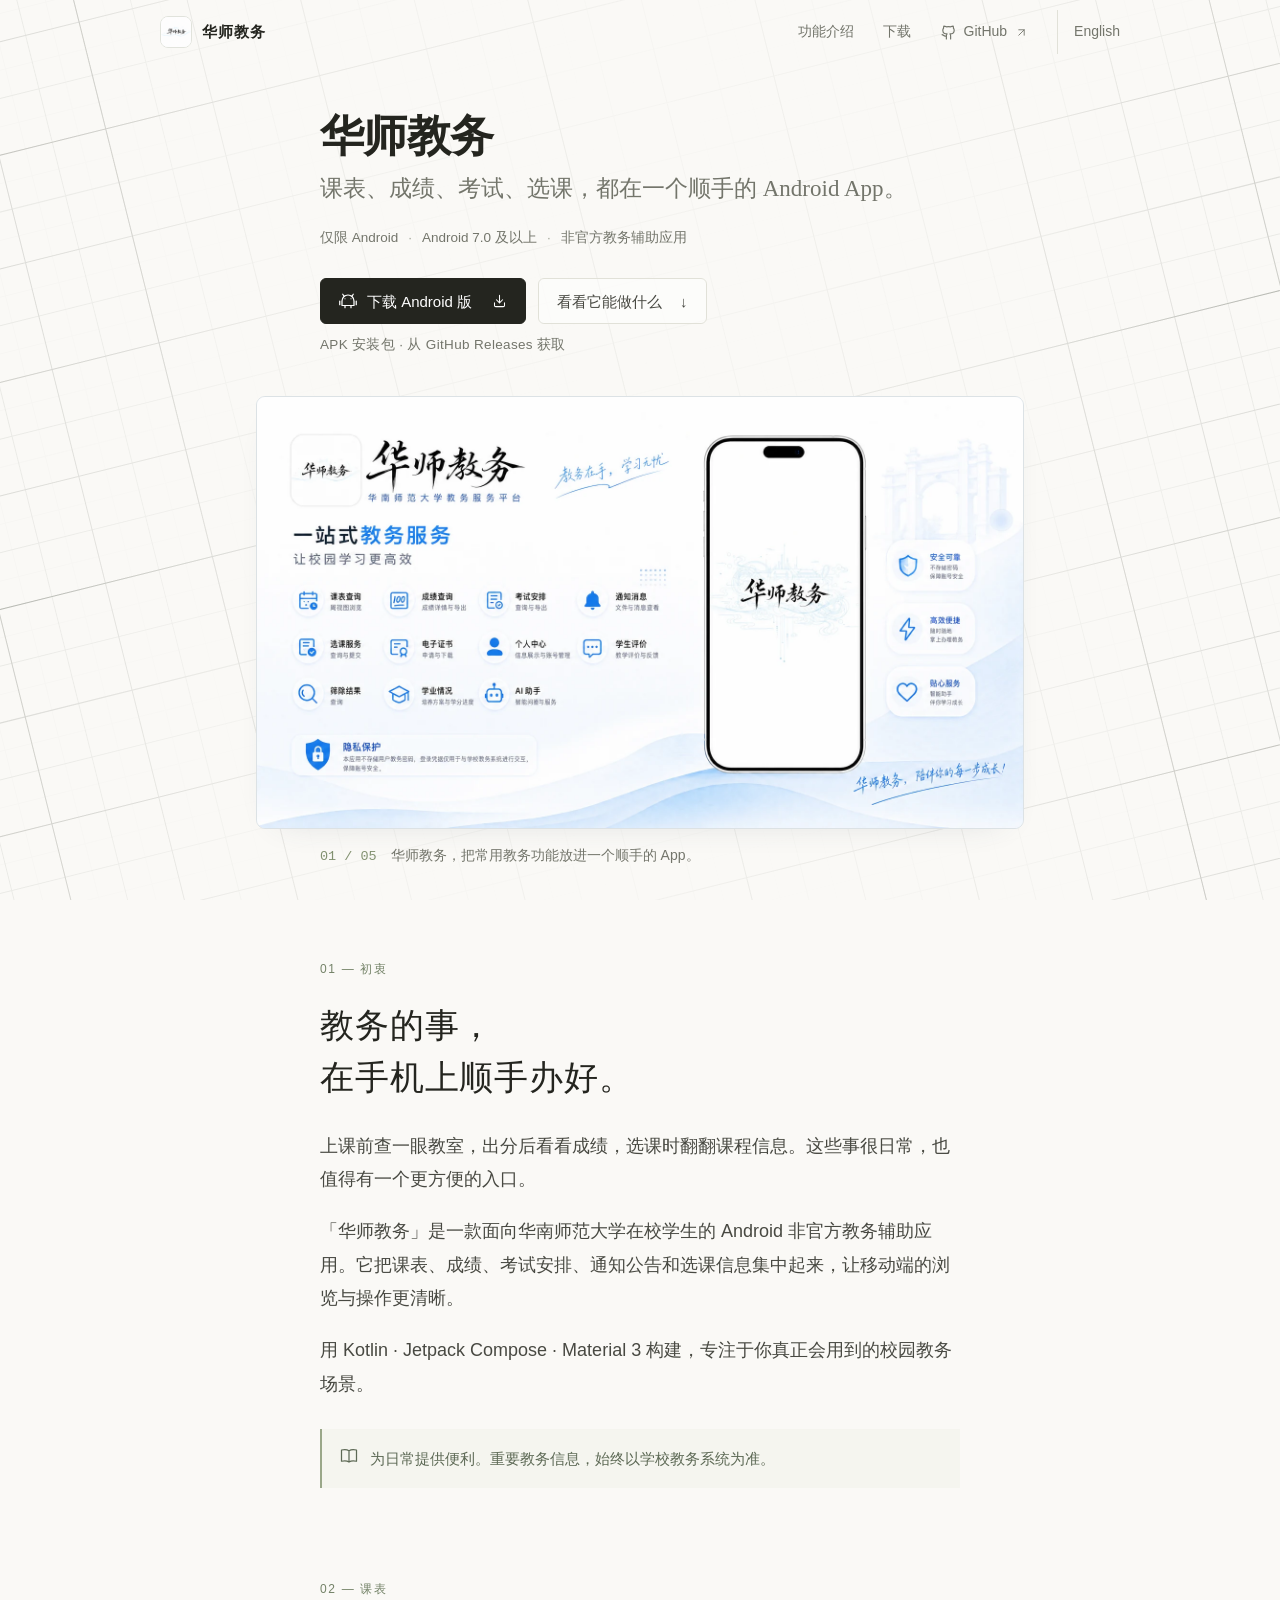
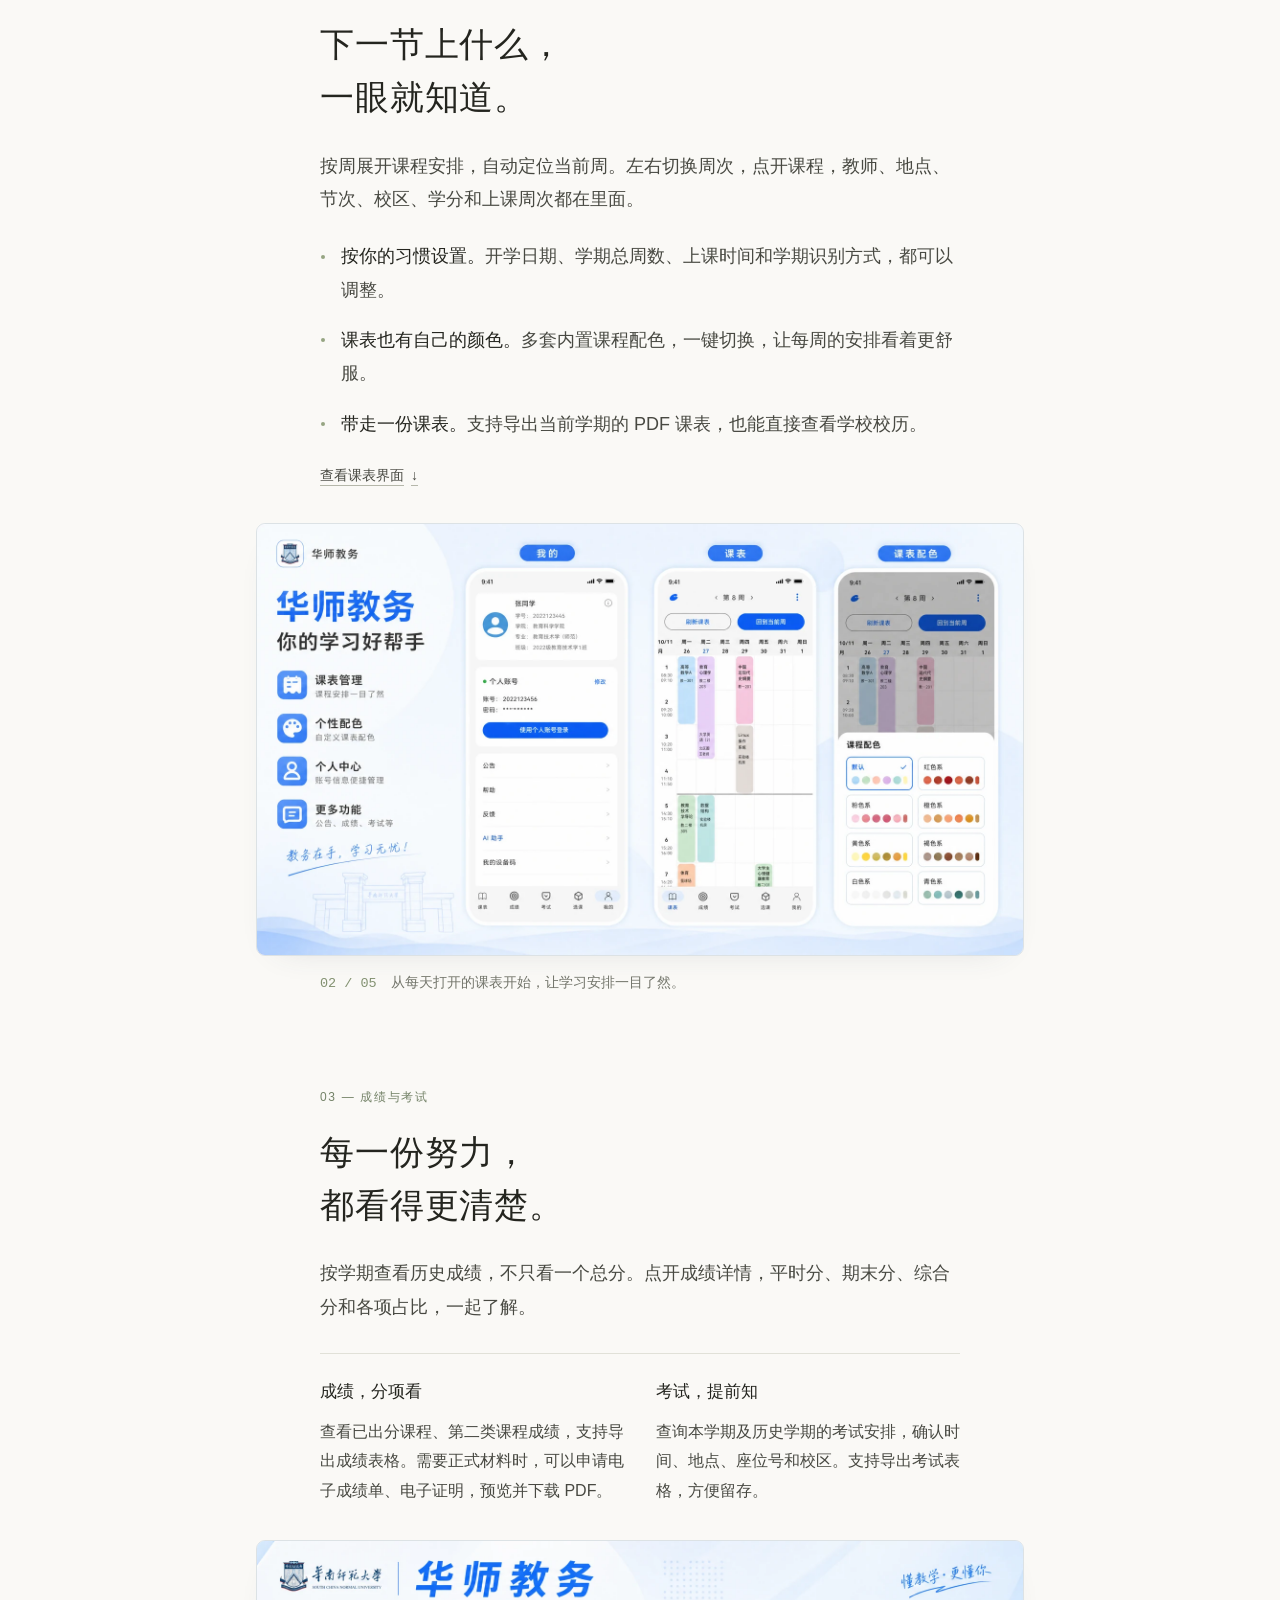
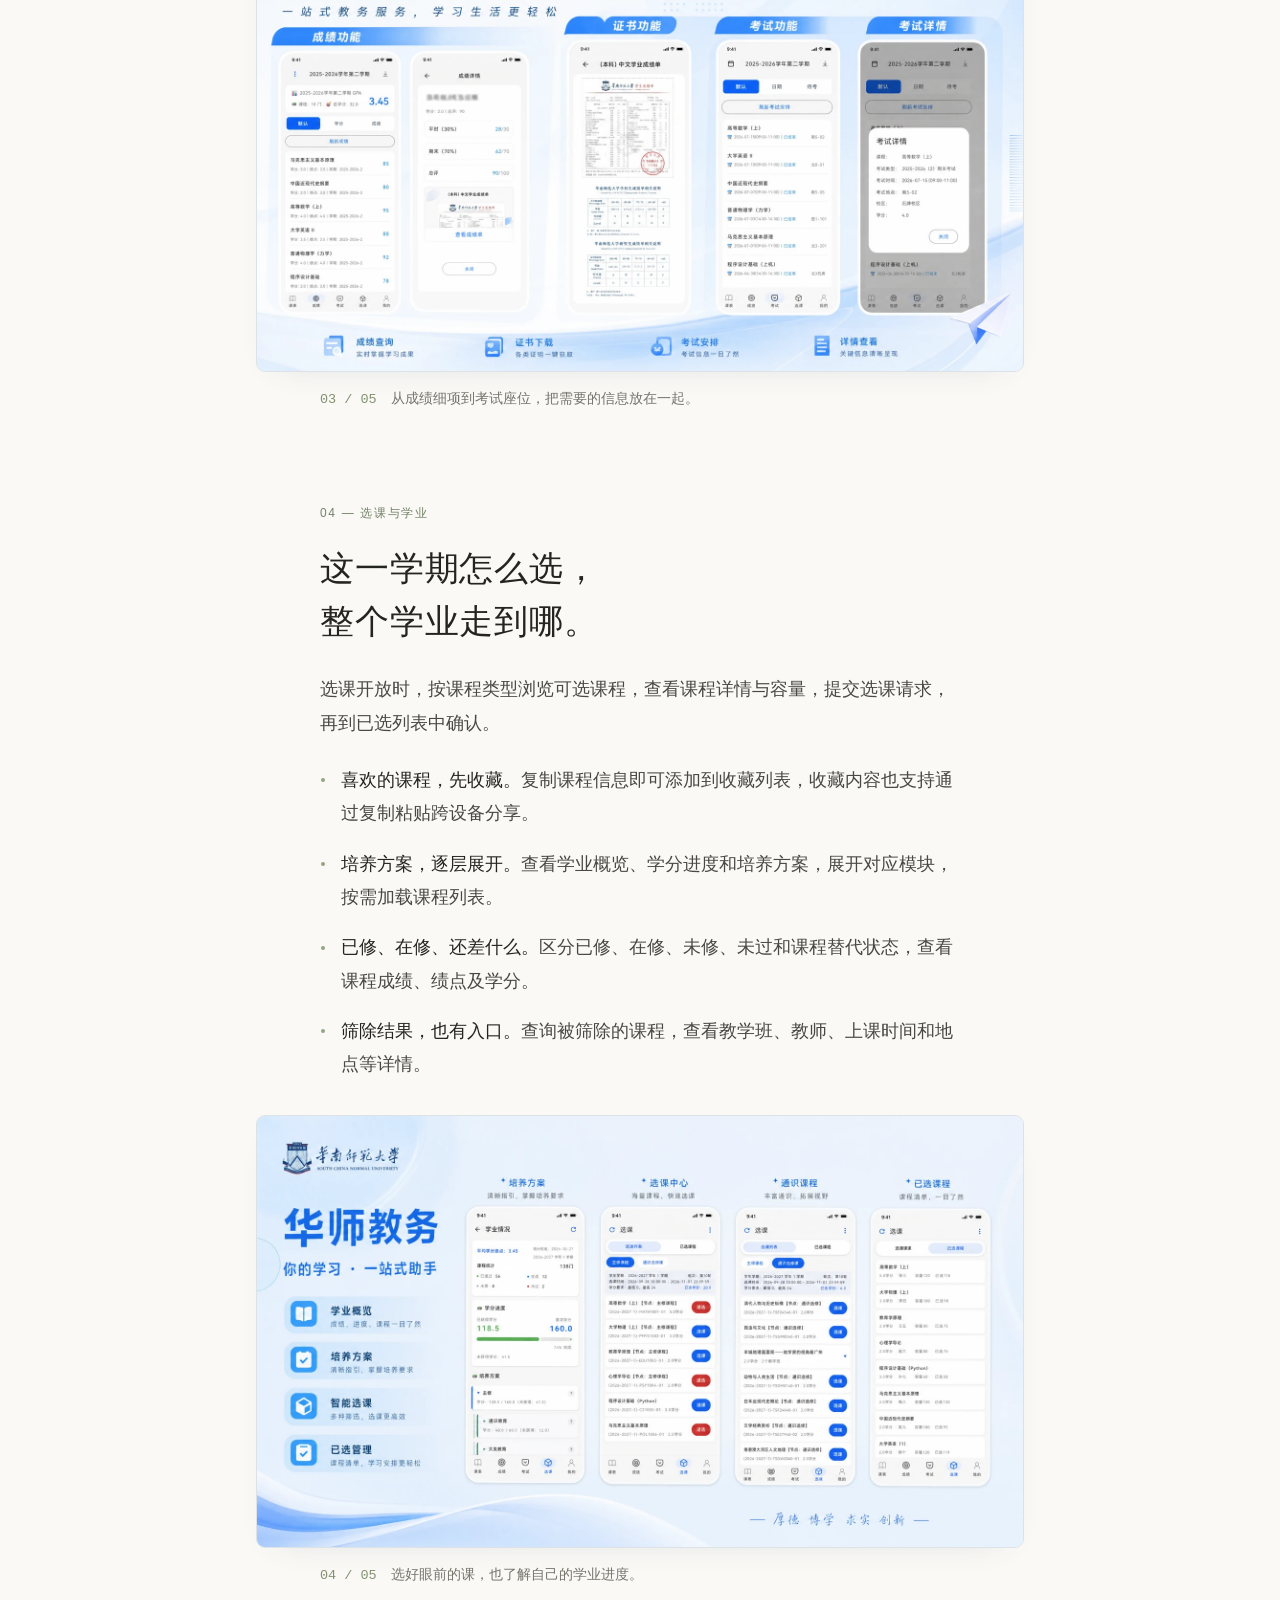
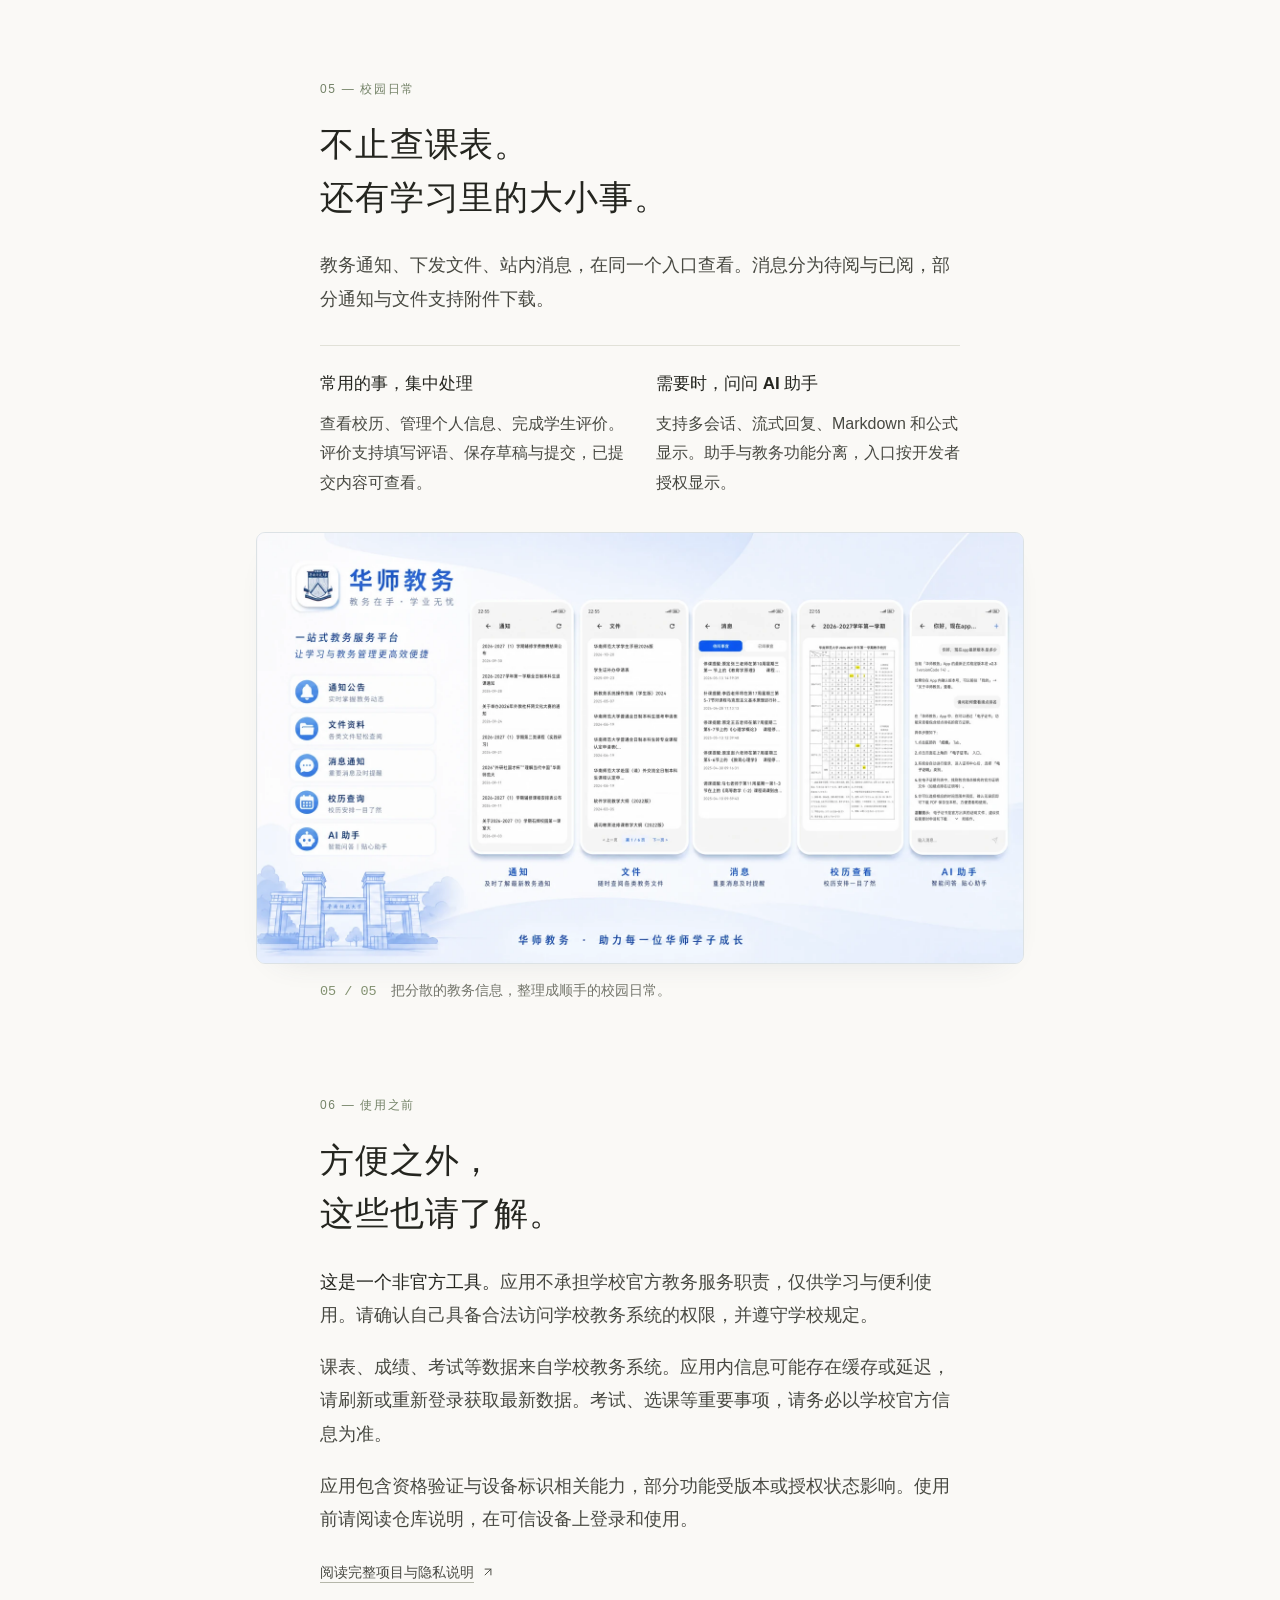
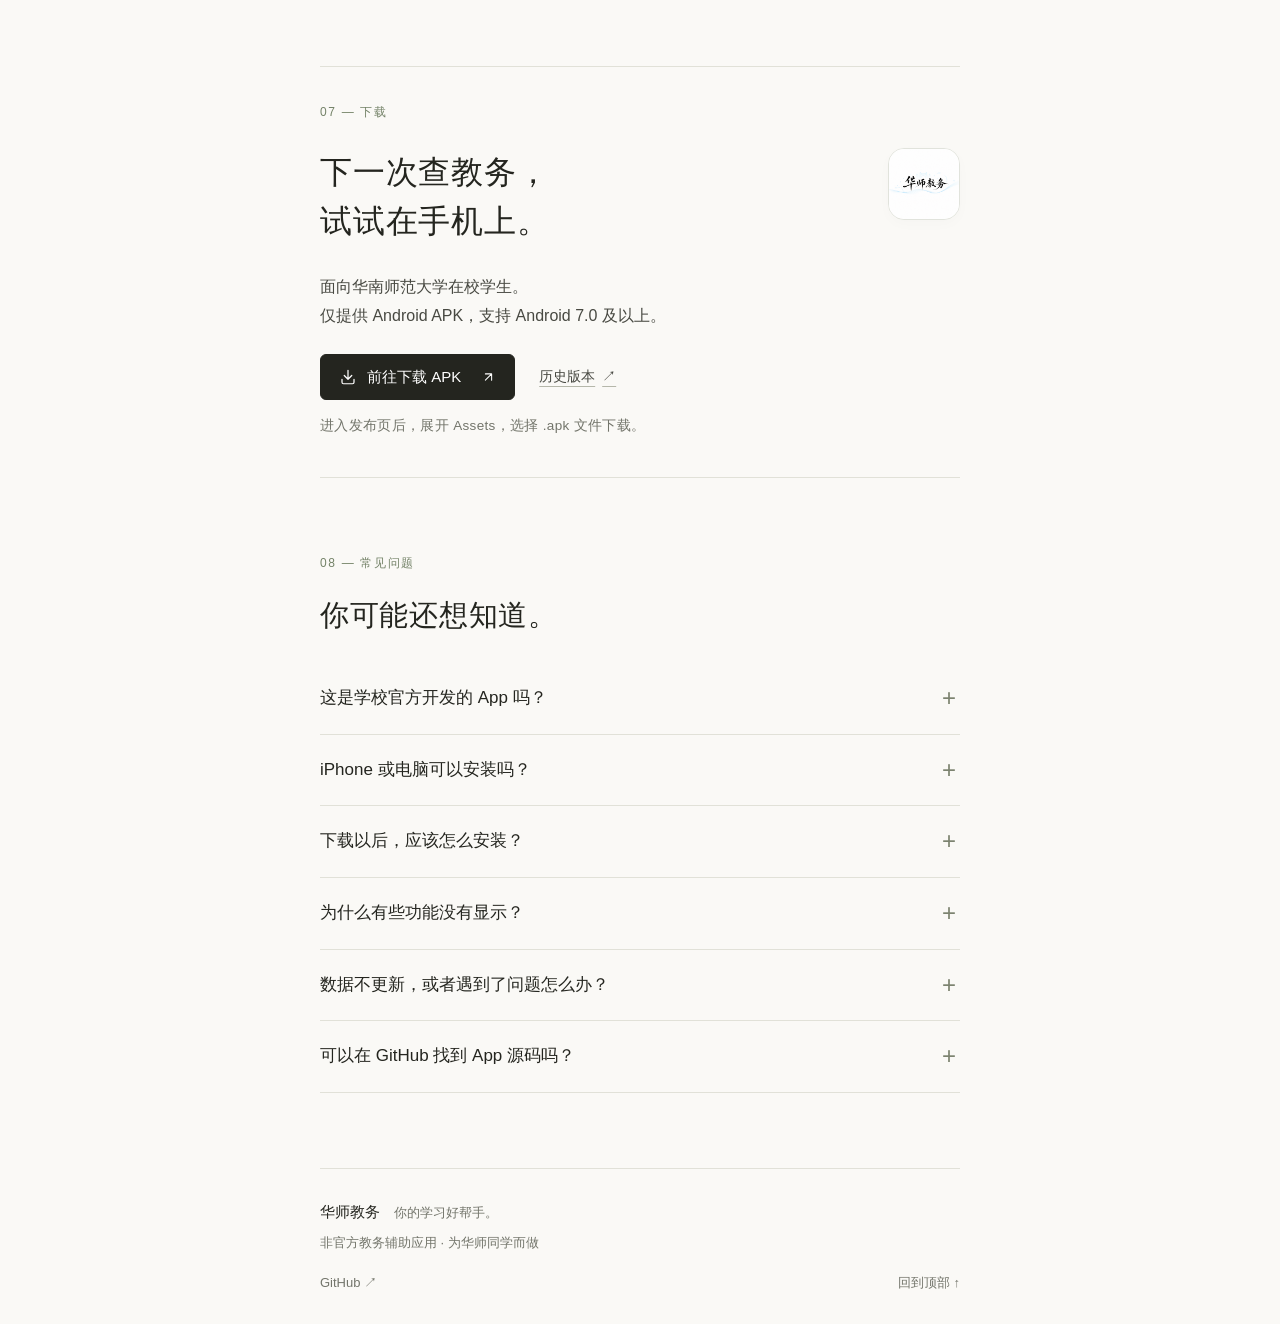
<file: docs/index.html>
<!doctype html>
<html lang="zh-CN">
  <head>
    <meta charset="utf-8" />
    <meta name="viewport" content="width=device-width, initial-scale=1" />
    <meta name="theme-color" content="#faf9f6" />
    <meta
      name="description"
      content="华师教务，面向华南师范大学在校学生的 Android 非官方教务辅助应用。课表、成绩、考试、选课与学业进度，在手机上轻松查看。"
    />
    <meta property="og:title" content="华师教务 — 你的学习好帮手" />
    <meta
      property="og:description"
      content="课表、成绩、考试、选课。把常用教务功能，放进一个更顺手的 Android App。"
    />
    <meta property="og:type" content="website" />
    <title>华师教务 — 你的学习好帮手</title>
    <link
      rel="icon"
      type="image/png"
      sizes="256x256"
      href="assets/favicon.png?v=2"
    />
    <link rel="shortcut icon" href="assets/favicon.ico?v=2" />
    <link rel="apple-touch-icon" href="assets/app-icon.png" />
    <link rel="alternate" hreflang="zh-CN" href="index.html" />
    <link rel="alternate" hreflang="en" href="en.html" />
    <link rel="stylesheet" href="style.css" />
    <script src="site.js" defer></script>
  </head>
  <body id="top">
    <a class="skip-link" href="#main">跳转到正文</a>
    <canvas class="paper-grid" aria-hidden="true"></canvas>
    <svg class="sprite" xmlns="http://www.w3.org/2000/svg" aria-hidden="true">
      <symbol id="arrow" viewBox="0 0 24 24">
        <path d="M7 17 17 7M7 7h10v10" />
      </symbol>
      <symbol id="download-icon" viewBox="0 0 24 24">
        <path
          d="M12 3v12m-5-5 5 5 5-5M4 15v4a2 2 0 0 0 2 2h12a2 2 0 0 0 2-2v-4"
        />
      </symbol>
      <symbol id="github-icon" viewBox="0 0 24 24">
        <path
          d="M9 21v-4c-4 1-4-2-6-2m12 6v-4a4 4 0 0 0-1-3c3 0 6-1 6-5a4 4 0 0 0-1-3c0-1 0-2-.5-3 0 0-1.5 0-3.5 1a12 12 0 0 0-6 0C7 3 5.5 3 5.5 3 5 4 5 5 5 6a4 4 0 0 0-1 3c0 4 3 5 6 5a4 4 0 0 0-1 3"
        />
      </symbol>
      <symbol id="book-icon" viewBox="0 0 24 24">
        <path
          d="M12 5c-3-2-6-2-10-1v15c4-1 7-1 10 1 3-2 6-2 10-1V4c-4-1-7-1-10 1Zm0 0v15"
        />
      </symbol>
      <symbol id="android-icon" viewBox="0 0 24 24">
        <path
          d="m7 6-2-3m12 3 2-3M4 12a8 8 0 0 1 16 0v6H4Zm4 6v3m8-3v3M1 12v5m22-5v5"
        />
        <path d="M8 9h.01M16 9h.01" />
      </symbol>
      <symbol id="close-icon" viewBox="0 0 24 24">
        <path d="m6 6 12 12M18 6 6 18" />
      </symbol>
      <symbol id="expand-icon" viewBox="0 0 24 24">
        <path d="M8 3H3v5m13-5h5v5M3 16v5h5m13-5v5h-5" />
      </symbol>
    </svg>

    <header class="topbar">
      <a class="brand" href="#" aria-label="华师教务，返回顶部"
        ><img
          src="assets/app-icon.png"
          width="32"
          height="32"
          alt=""
        />华师教务</a
      >
      <nav class="topnav" aria-label="主导航">
        <a href="#features">功能介绍</a>
        <a href="#download">下载</a>
        <a
          class="github-link"
          href="https://github.com/AlgoZZi/ScnuJwxt-APK"
          target="_blank"
          rel="noopener noreferrer"
          aria-label="GitHub"
          ><svg class="icon"><use href="#github-icon" /></svg><span class="github-label">GitHub</span><svg
            class="icon external"
          >
            <use href="#arrow" /></svg
        ></a>
        <a class="language-link" href="en.html#top" lang="en" hreflang="en">English</a>
      </nav>
    </header>

    <div class="layout">
      <aside class="contents" aria-label="页面目录">
        <a class="contents-title" href="#main">在这一页</a>
        <nav>
          <a href="#why"><span>01</span>为什么做它</a>
          <a href="#features"><span>02</span>课表，随手可查</a>
          <a href="#grades"><span>03</span>成绩与考试</a>
          <a href="#academic"><span>04</span>选课与学业</a>
          <a href="#campus"><span>05</span>校园里的日常</a>
          <a href="#principles"><span>06</span>使用之前</a>
          <a href="#download"><span>07</span>下载 Android 版</a>
          <a href="#faq"><span>08</span>常见问题</a>
        </nav>
        <div class="contents-foot">
          <span class="status-dot"></span>为华师同学而做
        </div>
      </aside>

      <main id="main" class="article">
        <section class="hero" aria-labelledby="title">
          <h1 id="title">华师教务</h1>
          <p class="subtitle">
            课表、成绩、考试、选课，都在一个顺手的 Android App。
          </p>
          <div class="meta">
            <span>仅限 Android</span><span>Android 7.0 及以上</span
            ><span>非官方教务辅助应用</span>
          </div>
          <div class="actions">
            <a
              class="button primary"
              href="https://github.com/AlgoZZi/ScnuJwxt-APK/releases/latest"
              target="_blank"
              rel="noopener noreferrer"
              ><svg class="icon"><use href="#android-icon" /></svg>下载 Android
              版<svg class="icon"><use href="#download-icon" /></svg
            ></a>
            <a class="button secondary" href="#features"
              >看看它能做什么<span aria-hidden="true">↓</span></a
            >
          </div>
          <p class="download-note">APK 安装包 · 从 GitHub Releases 获取</p>
        </section>

        <figure class="figure hero-figure">
          <button
            class="image-button"
            type="button"
            data-image="assets/intro.webp"
            aria-label="放大查看：华师教务一站式教务服务概览"
          >
            <img
              src="assets/intro.webp"
              alt="华师教务宣传图：应用启动界面与课表、成绩、考试、选课等一站式教务服务概览"
              width="1600"
              height="900"
              fetchpriority="high"
            />
            <span class="expand"
              ><svg class="icon"><use href="#expand-icon" /></svg>查看大图</span
            >
          </button>
          <figcaption>
            <span>01 / 05</span>华师教务，把常用教务功能放进一个顺手的 App。
          </figcaption>
        </figure>

        <section id="why" class="section">
          <div class="section-label">01 — 初衷</div>
          <h2>教务的事，<br />在手机上顺手办好。</h2>
          <p>
            上课前查一眼教室，出分后看看成绩，选课时翻翻课程信息。这些事很日常，也值得有一个更方便的入口。
          </p>
          <p>
            「华师教务」是一款面向华南师范大学在校学生的 Android
            非官方教务辅助应用。它把课表、成绩、考试安排、通知公告和选课信息集中起来，让移动端的浏览与操作更清晰。
          </p>
          <p>
            用
            <span lang="en">Kotlin · Jetpack Compose · Material 3</span>
            构建，专注于你真正会用到的校园教务场景。
          </p>
          <div class="inline-note">
            <svg class="icon"><use href="#book-icon" /></svg
            ><span>为日常提供便利。重要教务信息，始终以学校教务系统为准。</span>
          </div>
        </section>

        <section id="features" class="section">
          <div class="section-label">02 — 课表</div>
          <h2>下一节上什么，<br />一眼就知道。</h2>
          <p>
            按周展开课程安排，自动定位当前周。左右切换周次，点开课程，教师、地点、节次、校区、学分和上课周次都在里面。
          </p>
          <ul class="feature-list">
            <li>
              <strong>按你的习惯设置。</strong
              >开学日期、学期总周数、上课时间和学期识别方式，都可以调整。
            </li>
            <li>
              <strong>课表也有自己的颜色。</strong
              >多套内置课程配色，一键切换，让每周的安排看着更舒服。
            </li>
            <li>
              <strong>带走一份课表。</strong>支持导出当前学期的 PDF
              课表，也能直接查看学校校历。
            </li>
          </ul>
          <a class="text-link" href="#schedule-figure"
            >查看课表界面 <span aria-hidden="true">↓</span></a
          >
        </section>
        <figure id="schedule-figure" class="figure">
          <button
            class="image-button"
            type="button"
            data-image="assets/overview.webp"
            aria-label="放大查看：华师教务个人中心、课表与课表配色"
          >
            <img
              src="assets/overview.webp"
              alt="华师教务宣传图：个人中心、周课表和多套课表配色"
              width="1600"
              height="900"
              loading="lazy"
              decoding="async"
            />
            <span class="expand"
              ><svg class="icon"><use href="#expand-icon" /></svg>查看大图</span
            >
          </button>
          <figcaption>
            <span>02 / 05</span>从每天打开的课表开始，让学习安排一目了然。
          </figcaption>
        </figure>

        <section id="grades" class="section">
          <div class="section-label">03 — 成绩与考试</div>
          <h2>每一份努力，<br />都看得更清楚。</h2>
          <p>
            按学期查看历史成绩，不只看一个总分。点开成绩详情，平时分、期末分、综合分和各项占比，一起了解。
          </p>
          <div class="feature-pair">
            <div>
              <h3>成绩，分项看</h3>
              <p>
                查看已出分课程、第二类课程成绩，支持导出成绩表格。需要正式材料时，可以申请电子成绩单、电子证明，预览并下载
                PDF。
              </p>
            </div>
            <div>
              <h3>考试，提前知</h3>
              <p>
                查询本学期及历史学期的考试安排，确认时间、地点、座位号和校区。支持导出考试表格，方便留存。
              </p>
            </div>
          </div>
        </section>
        <figure class="figure">
          <button
            class="image-button"
            type="button"
            data-image="assets/grades-exams.webp"
            aria-label="放大查看：成绩查询、电子证书与考试安排"
          >
            <img
              src="assets/grades-exams.webp"
              alt="华师教务宣传图：成绩列表、成绩详情、电子证书、考试列表和考试详情"
              width="1600"
              height="900"
              loading="lazy"
              decoding="async"
            />
            <span class="expand"
              ><svg class="icon"><use href="#expand-icon" /></svg>查看大图</span
            >
          </button>
          <figcaption>
            <span>03 / 05</span>从成绩细项到考试座位，把需要的信息放在一起。
          </figcaption>
        </figure>

        <section id="academic" class="section">
          <div class="section-label">04 — 选课与学业</div>
          <h2>这一学期怎么选，<br />整个学业走到哪。</h2>
          <p>
            选课开放时，按课程类型浏览可选课程，查看课程详情与容量，提交选课请求，再到已选列表中确认。
          </p>
          <ul class="feature-list">
            <li>
              <strong>喜欢的课程，先收藏。</strong
              >复制课程信息即可添加到收藏列表，收藏内容也支持通过复制粘贴跨设备分享。
            </li>
            <li>
              <strong>培养方案，逐层展开。</strong
              >查看学业概览、学分进度和培养方案，展开对应模块，按需加载课程列表。
            </li>
            <li>
              <strong>已修、在修、还差什么。</strong
              >区分已修、在修、未修、未过和课程替代状态，查看课程成绩、绩点及学分。
            </li>
            <li>
              <strong>筛除结果，也有入口。</strong
              >查询被筛除的课程，查看教学班、教师、上课时间和地点等详情。
            </li>
          </ul>
        </section>
        <figure class="figure">
          <button
            class="image-button"
            type="button"
            data-image="assets/academic.webp"
            aria-label="放大查看：培养方案与选课中心"
          >
            <img
              src="assets/academic.webp"
              alt="华师教务宣传图：学业概览、培养方案、选课中心、通识课程与已选课程"
              width="1600"
              height="900"
              loading="lazy"
              decoding="async"
            />
            <span class="expand"
              ><svg class="icon"><use href="#expand-icon" /></svg>查看大图</span
            >
          </button>
          <figcaption>
            <span>04 / 05</span>选好眼前的课，也了解自己的学业进度。
          </figcaption>
        </figure>

        <section id="campus" class="section">
          <div class="section-label">05 — 校园日常</div>
          <h2>不止查课表。<br />还有学习里的大小事。</h2>
          <p>
            教务通知、下发文件、站内消息，在同一个入口查看。消息分为待阅与已阅，部分通知与文件支持附件下载。
          </p>
          <div class="feature-pair">
            <div>
              <h3>常用的事，集中处理</h3>
              <p>
                查看校历、管理个人信息、完成学生评价。评价支持填写评语、保存草稿与提交，已提交内容可查看。
              </p>
            </div>
            <div>
              <h3>需要时，问问 AI 助手</h3>
              <p>
                支持多会话、流式回复、Markdown
                和公式显示。助手与教务功能分离，入口按开发者授权显示。
              </p>
            </div>
          </div>
        </section>
        <figure class="figure">
          <button
            class="image-button"
            type="button"
            data-image="assets/campus.webp"
            aria-label="放大查看：通知、文件、消息、校历与 AI 助手"
          >
            <img
              src="assets/campus.webp"
              alt="华师教务宣传图：通知公告、文件资料、站内消息、校历查询与 AI 助手"
              width="1600"
              height="900"
              loading="lazy"
              decoding="async"
            />
            <span class="expand"
              ><svg class="icon"><use href="#expand-icon" /></svg>查看大图</span
            >
          </button>
          <figcaption>
            <span>05 / 05</span>把分散的教务信息，整理成顺手的校园日常。
          </figcaption>
        </figure>

        <section id="principles" class="section">
          <div class="section-label">06 — 使用之前</div>
          <h2>方便之外，<br />这些也请了解。</h2>
          <p>
            <strong>这是一个非官方工具。</strong
            >应用不承担学校官方教务服务职责，仅供学习与便利使用。请确认自己具备合法访问学校教务系统的权限，并遵守学校规定。
          </p>
          <p>
            课表、成绩、考试等数据来自学校教务系统。应用内信息可能存在缓存或延迟，请刷新或重新登录获取最新数据。考试、选课等重要事项，请务必以学校官方信息为准。
          </p>
          <p>
            应用包含资格验证与设备标识相关能力，部分功能受版本或授权状态影响。使用前请阅读仓库说明，在可信设备上登录和使用。
          </p>
          <a
            class="text-link"
            href="https://github.com/AlgoZZi/ScnuJwxt-APK#隐私与数据说明"
            target="_blank"
            rel="noopener noreferrer"
            >阅读完整项目与隐私说明 <svg class="icon"><use href="#arrow" /></svg
          ></a>
        </section>

        <section id="download" class="section download-section">
          <div class="section-label">07 — 下载</div>
          <img
            class="download-app-icon"
            src="assets/app-icon.png"
            width="72"
            height="72"
            alt="华师教务 App 图标"
            loading="lazy"
          />
          <h2>下一次查教务，<br />试试在手机上。</h2>
          <p>
            面向华南师范大学在校学生。<br />仅提供 Android APK，支持 Android 7.0
            及以上。
          </p>
          <div class="actions">
            <a
              class="button primary"
              href="https://github.com/AlgoZZi/ScnuJwxt-APK/releases/latest"
              target="_blank"
              rel="noopener noreferrer"
              ><svg class="icon"><use href="#download-icon" /></svg>前往下载
              APK<svg class="icon"><use href="#arrow" /></svg></a
            ><a
              class="text-link"
              href="https://github.com/AlgoZZi/ScnuJwxt-APK/releases"
              target="_blank"
              rel="noopener noreferrer"
              >历史版本 <span aria-hidden="true">↗</span></a
            >
          </div>
          <p class="download-note">
            进入发布页后，展开 Assets，选择 .apk 文件下载。
          </p>
        </section>

        <section id="faq" class="section faq">
          <div class="section-label">08 — 常见问题</div>
          <h2>你可能还想知道。</h2>
          <details>
            <summary>这是学校官方开发的 App 吗？</summary>
            <div>
              <p>
                这是面向华南师范大学在校学生的非官方教务辅助工具，与学校官方客户端无关。所有重要教务事项均以学校教务系统及官方通知为准。
              </p>
            </div>
          </details>
          <details>
            <summary>iPhone 或电脑可以安装吗？</summary>
            <div>
              <p>
                目前仅提供 Android APK 安装包，要求 Android 7.0 或更高版本，没有
                iOS
                或桌面版本。这个网页用于介绍和下载应用，本身不能查询教务数据。
              </p>
            </div>
          </details>
          <details>
            <summary>下载以后，应该怎么安装？</summary>
            <div>
              <p>
                前往 GitHub Releases，下载发布版本中的 .apk 文件，在 Android
                手机上打开安装。若系统提示，请为你使用的浏览器或文件管理器开启「安装未知应用」权限。请核对安装包来自
                AlgoZZi/ScnuJwxt-APK 仓库。
              </p>
            </div>
          </details>
          <details>
            <summary>为什么有些功能没有显示？</summary>
            <div>
              <p>
                部分功能会随应用版本、教务系统开放时间和授权状态变化。AI
                助手入口按开发者授权显示，选课功能需要在学校开放的时间内使用。
              </p>
            </div>
          </details>
          <details>
            <summary>数据不更新，或者遇到了问题怎么办？</summary>
            <div>
              <p>
                先尝试刷新或重新登录，检查账号与网络状态。如果仍然有问题，可以通过应用内「我的
                → 反馈」提交问题和建议。
              </p>
            </div>
          </details>
          <details>
            <summary>可以在 GitHub 找到 App 源码吗？</summary>
            <div>
              <p>
                目前该仓库用于项目介绍及 APK 发布，不公开 App 源码。可以在
                Releases 获取安装包，或阅读 README 了解完整功能与使用说明。
              </p>
            </div>
          </details>
        </section>

        <footer class="footer">
          <a class="footer-brand" href="#main"
            >华师教务<span>你的学习好帮手。</span></a
          >
          <p>非官方教务辅助应用 · 为华师同学而做</p>
          <div>
            <a
              href="https://github.com/AlgoZZi/ScnuJwxt-APK"
              target="_blank"
              rel="noopener noreferrer"
              >GitHub <span aria-hidden="true">↗</span></a
            ><a href="#main">回到顶部 ↑</a>
          </div>
        </footer>
      </main>
    </div>

    <dialog class="lightbox" aria-label="宣传图片预览">
      <div class="lightbox-toolbar">
        <span id="image-caption">图片预览</span
        ><button type="button" class="close-lightbox" aria-label="关闭图片预览">
          <svg class="icon"><use href="#close-icon" /></svg>
        </button>
      </div>
      <img class="lightbox-image" alt="" />
      <p>点击空白区域或按 Esc 关闭</p>
    </dialog>
  </body>
</html>
</file>
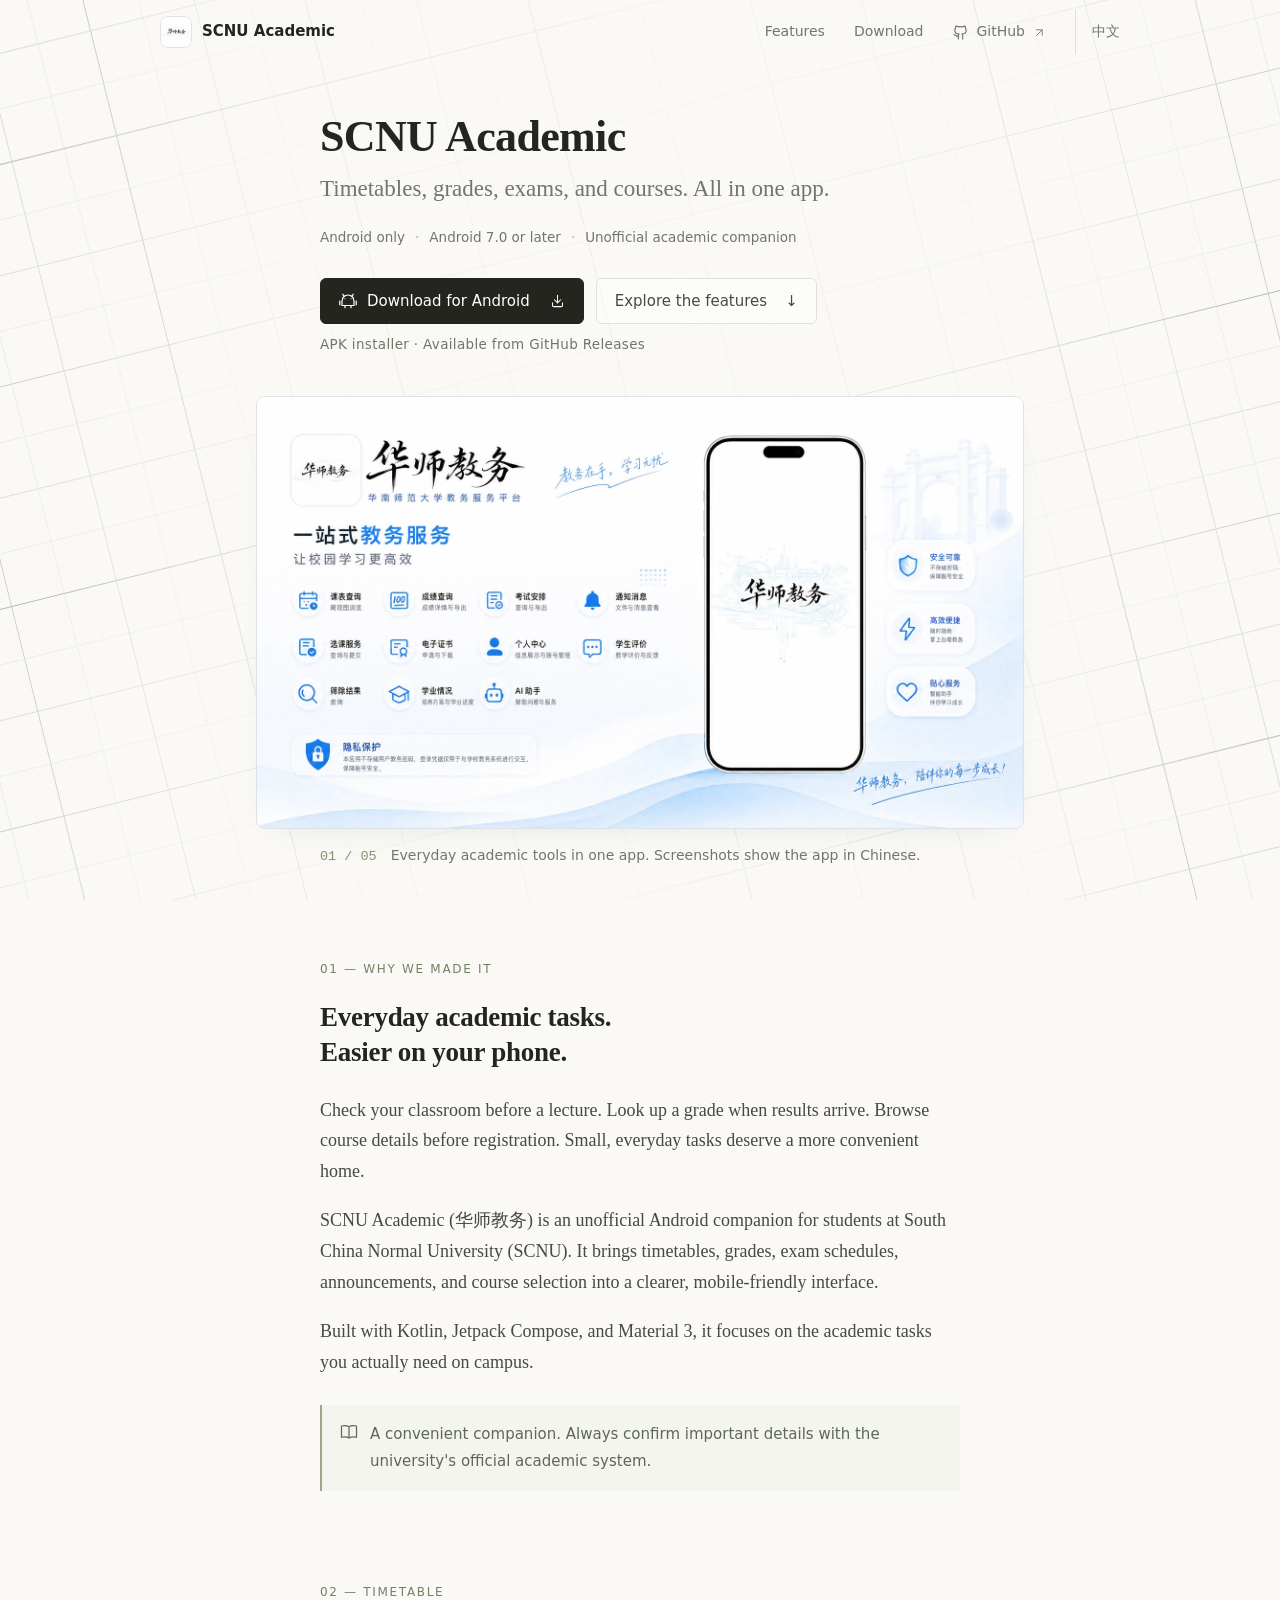
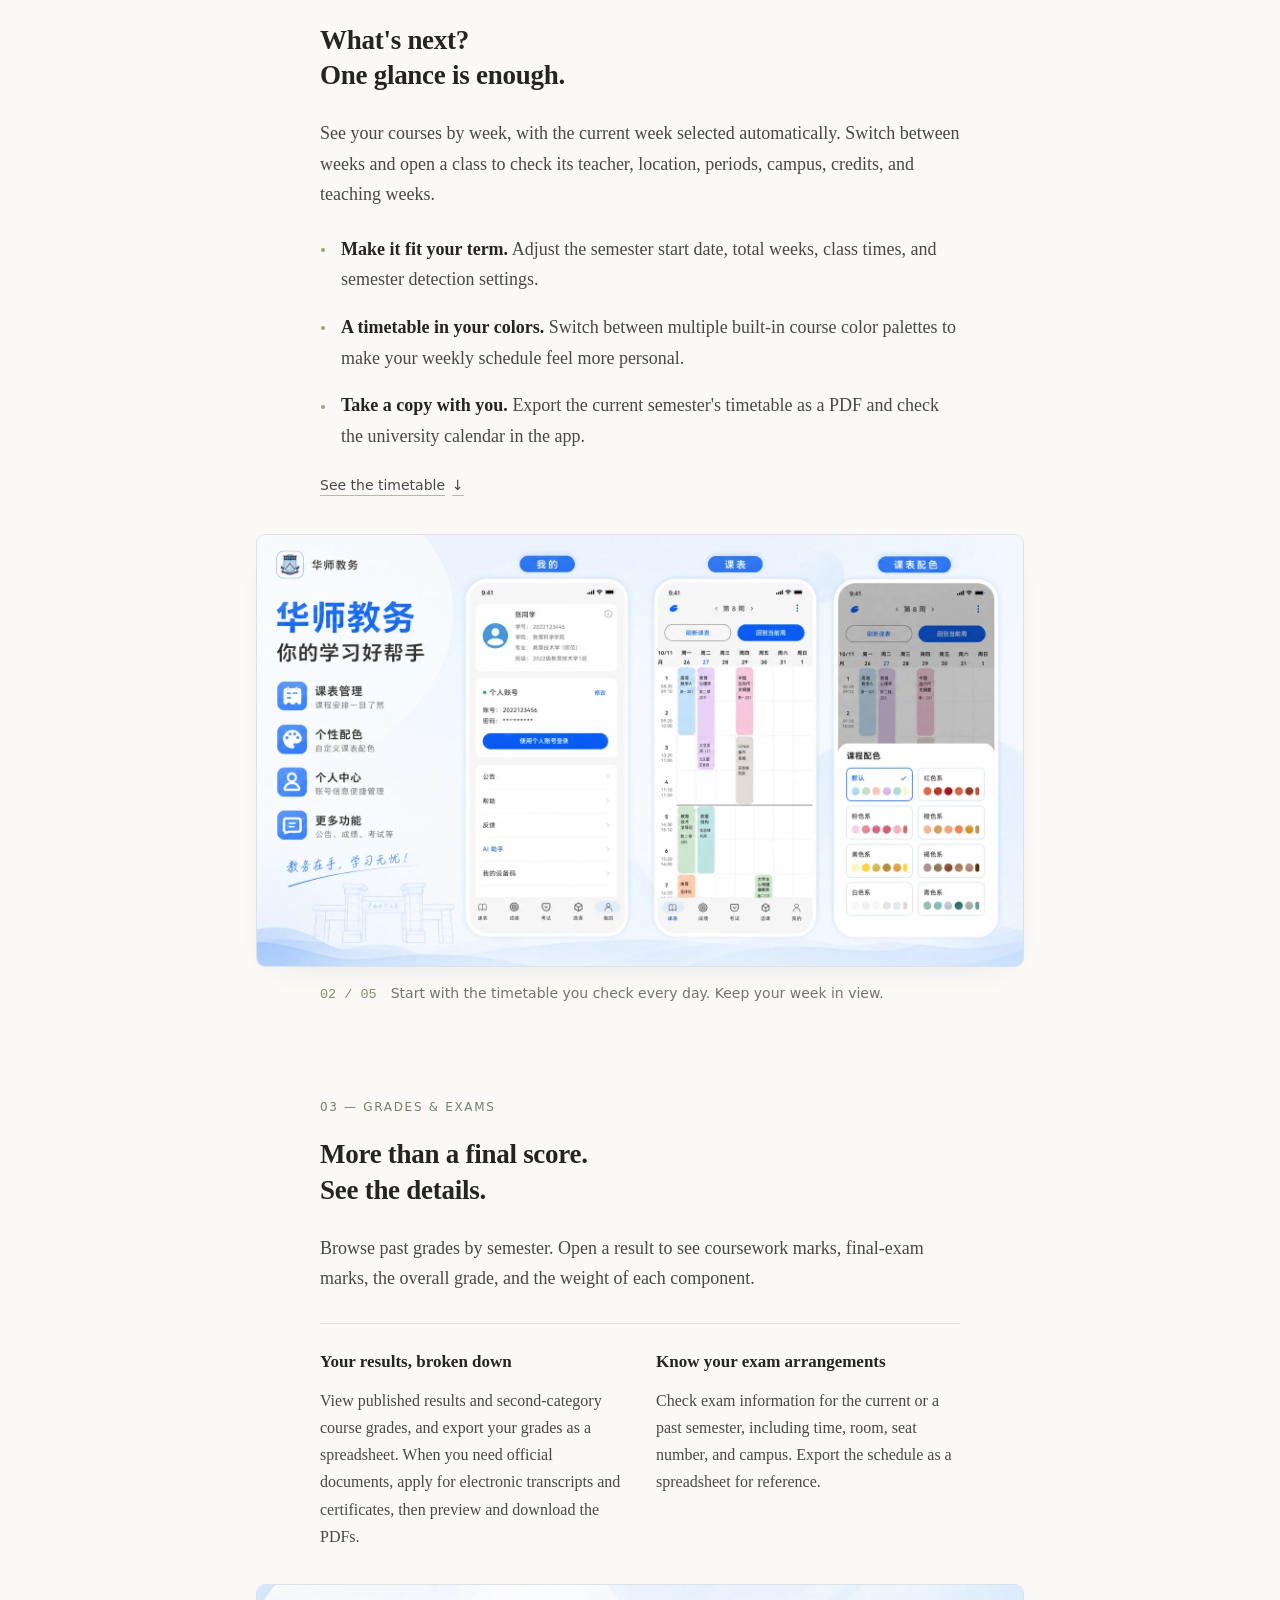
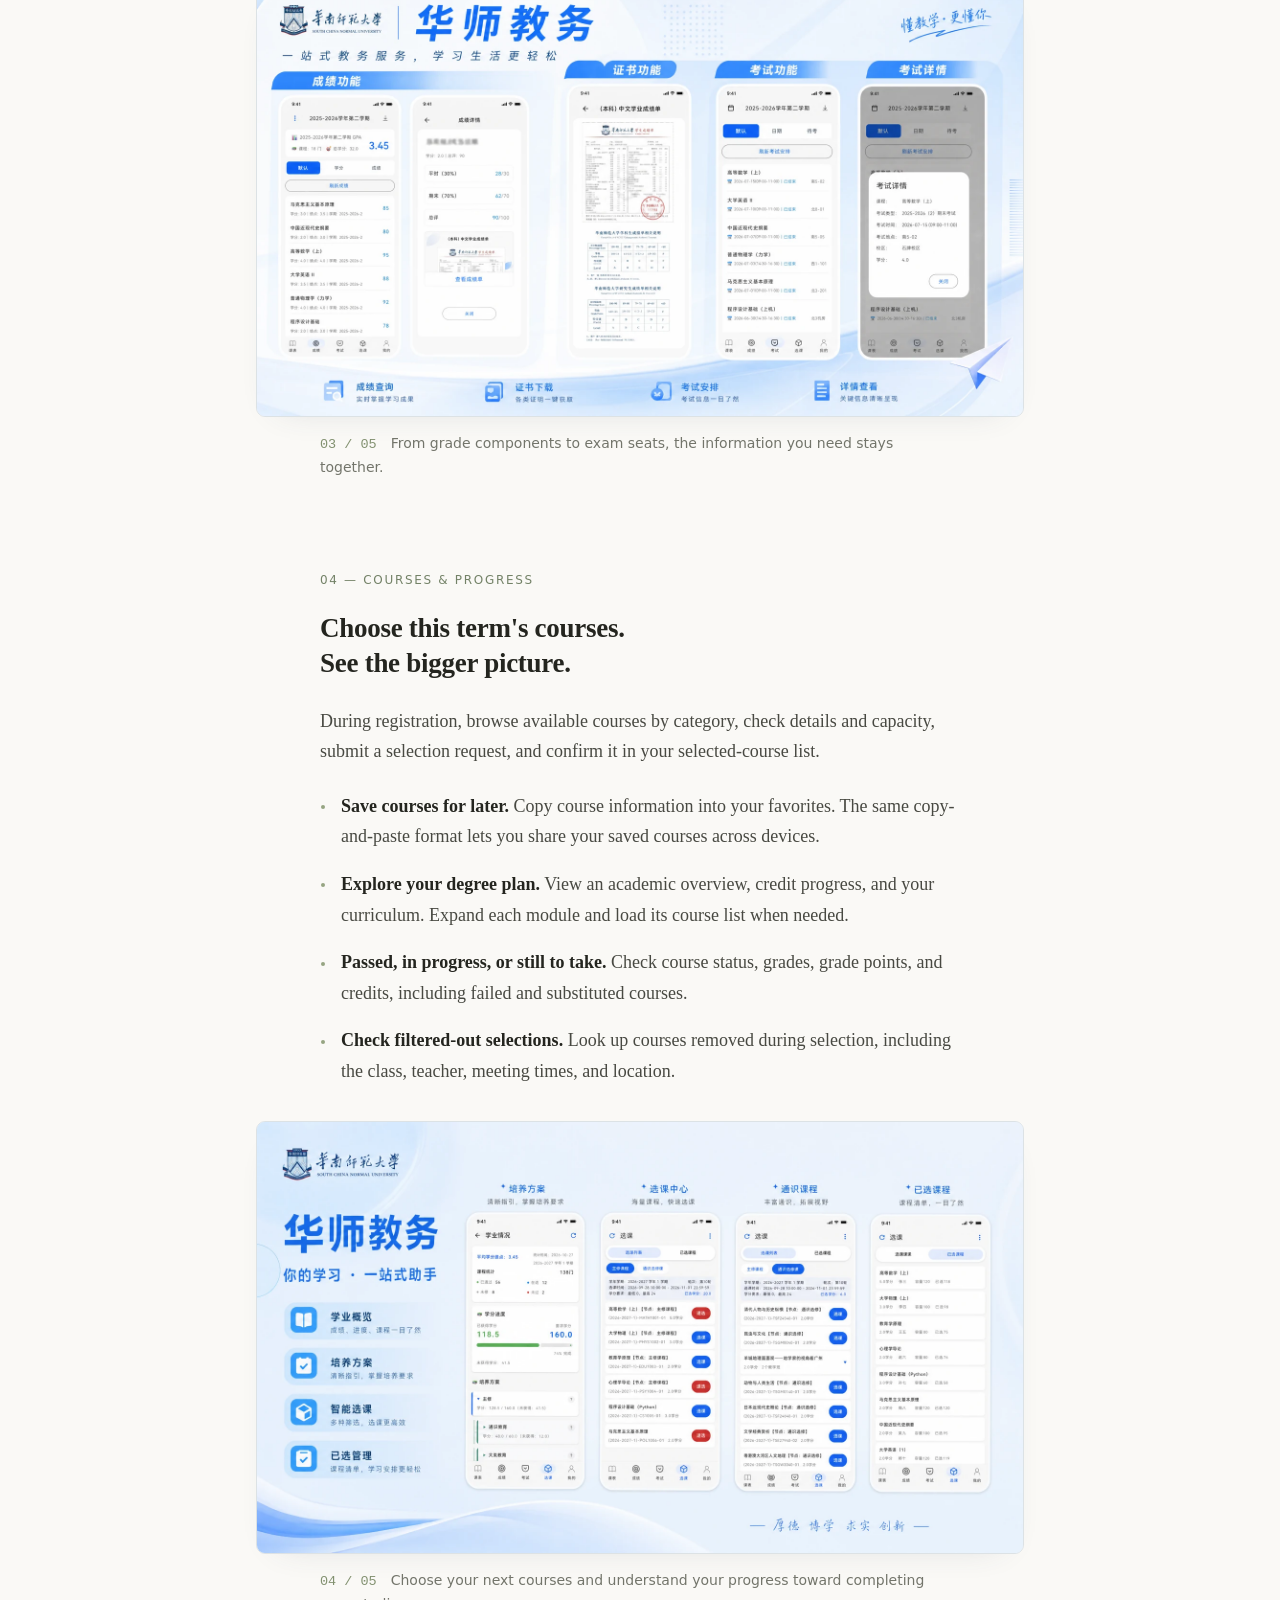
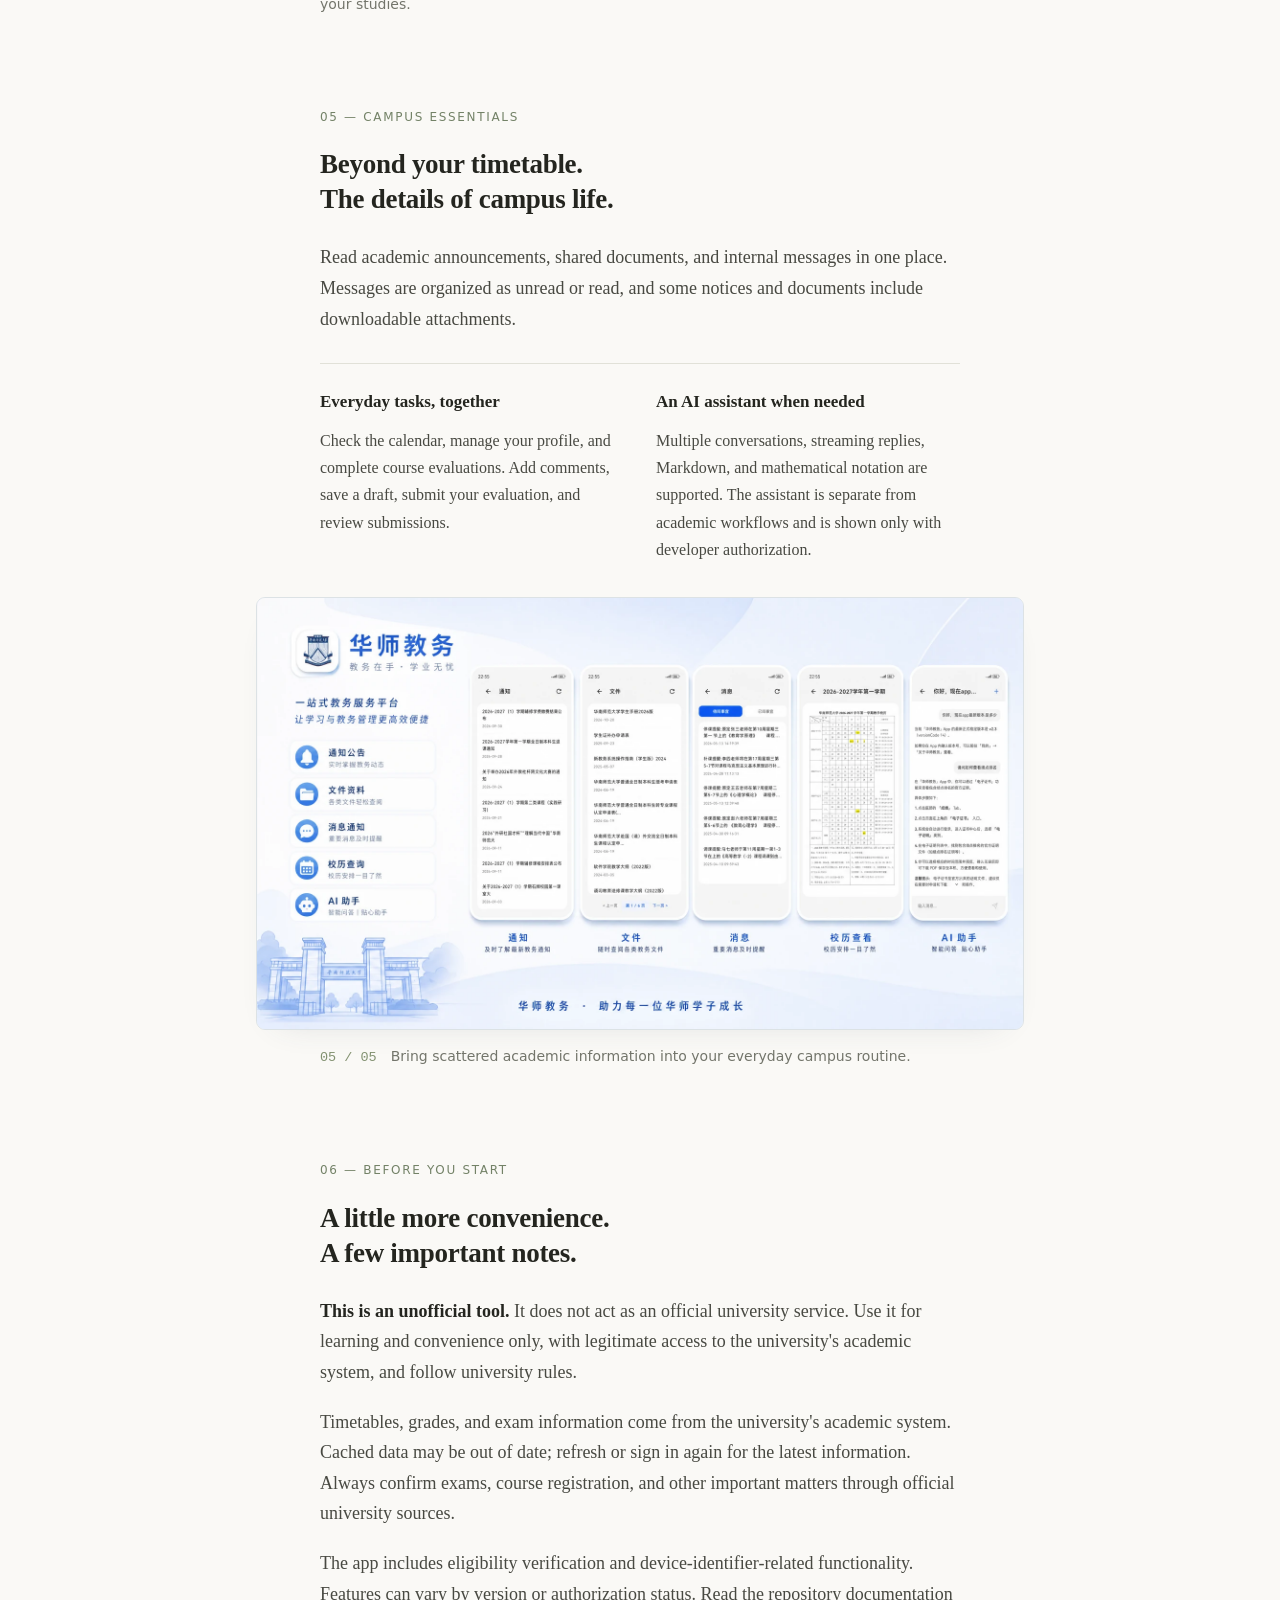
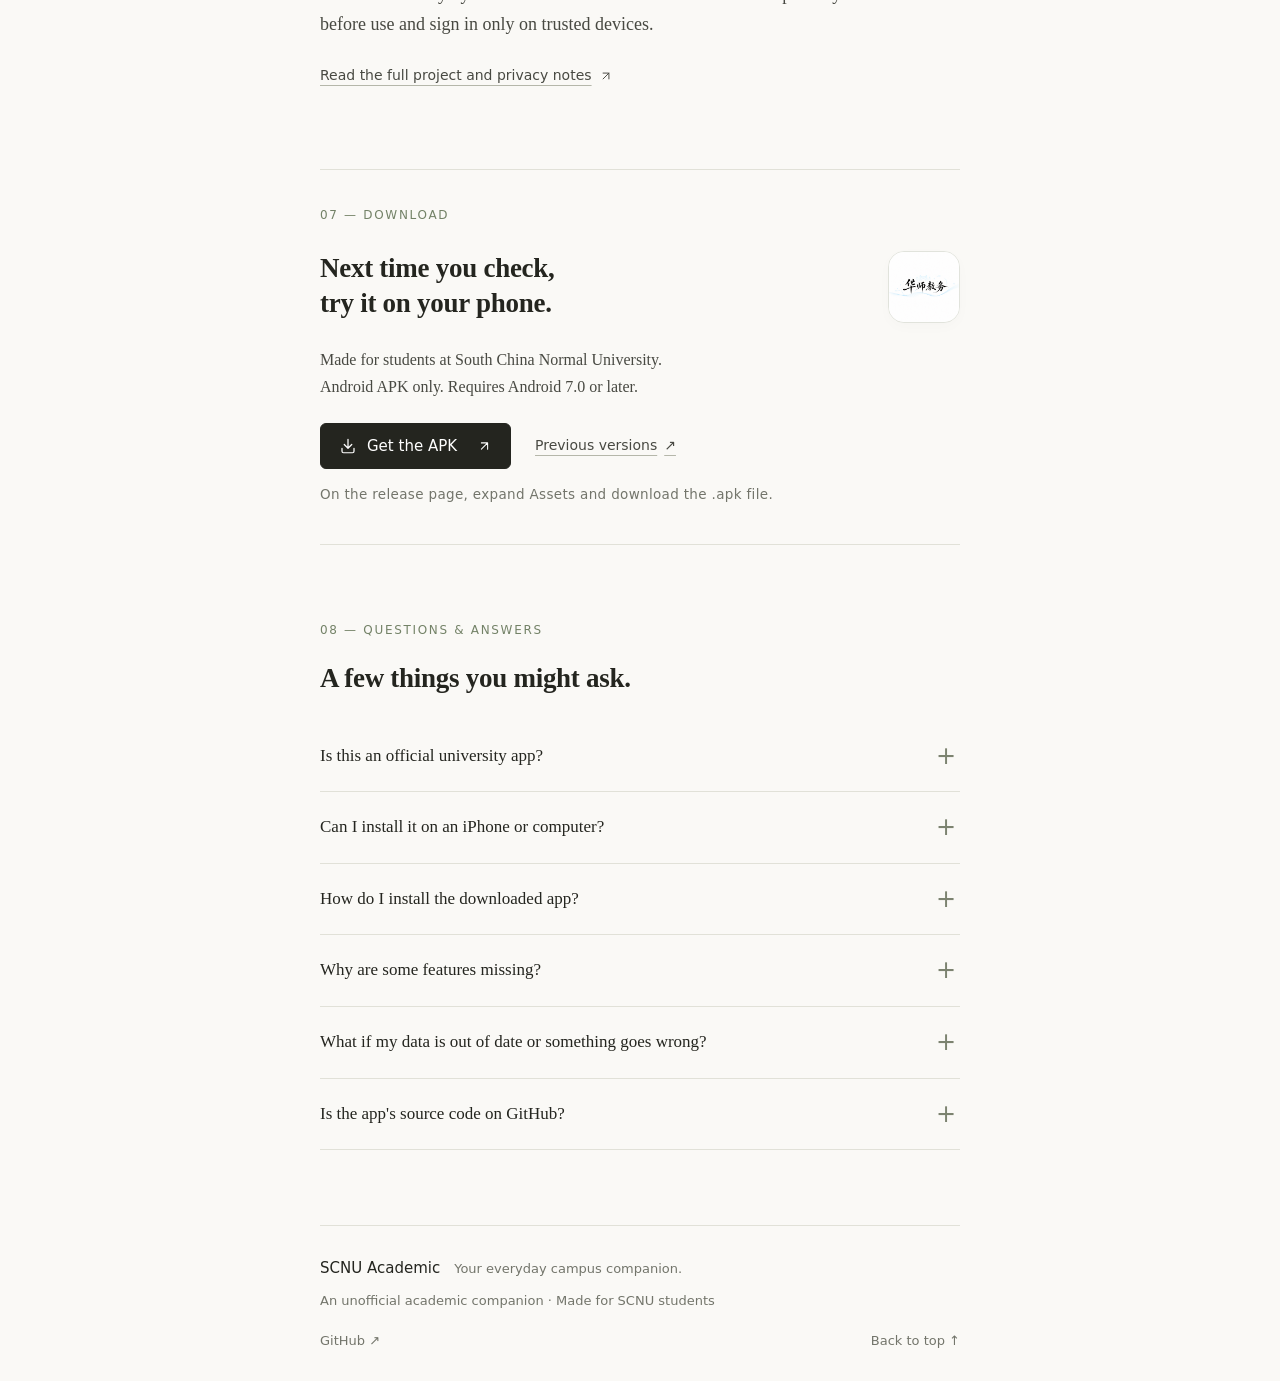
<file: docs/en.html>
<!doctype html>
<html lang="en">
  <head>
    <meta charset="utf-8" />
    <meta name="viewport" content="width=device-width, initial-scale=1" />
    <meta name="theme-color" content="#faf9f6" />
    <meta name="description" content="SCNU Academic is an unofficial Android companion for students at South China Normal University. View timetables, grades, exams, course selection, and academic progress on your phone." />
    <meta property="og:title" content="SCNU Academic — Your everyday campus companion" />
    <meta property="og:description" content="Timetables, grades, exams, and course selection. Everyday academic tasks in one handy Android app." />
    <meta property="og:type" content="website" />
    <title>SCNU Academic — Your everyday campus companion</title>
    <link rel="icon" type="image/png" sizes="256x256" href="assets/favicon.png?v=2" />
    <link rel="shortcut icon" href="assets/favicon.ico?v=2" />
    <link rel="apple-touch-icon" href="assets/app-icon.png" />
    <link rel="alternate" hreflang="zh-CN" href="index.html" />
    <link rel="alternate" hreflang="en" href="en.html" />
    <link rel="stylesheet" href="style.css" />
    <script src="site.js" defer></script>
  </head>
  <body id="top">
    <a class="skip-link" href="#main">Skip to content</a>
    <canvas class="paper-grid" aria-hidden="true"></canvas>
    <svg class="sprite" xmlns="http://www.w3.org/2000/svg" aria-hidden="true">
      <symbol id="arrow" viewBox="0 0 24 24"><path d="M7 17 17 7M7 7h10v10" /></symbol>
      <symbol id="download-icon" viewBox="0 0 24 24"><path d="M12 3v12m-5-5 5 5 5-5M4 15v4a2 2 0 0 0 2 2h12a2 2 0 0 0 2-2v-4" /></symbol>
      <symbol id="github-icon" viewBox="0 0 24 24"><path d="M9 21v-4c-4 1-4-2-6-2m12 6v-4a4 4 0 0 0-1-3c3 0 6-1 6-5a4 4 0 0 0-1-3c0-1 0-2-.5-3 0 0-1.5 0-3.5 1a12 12 0 0 0-6 0C7 3 5.5 3 5.5 3 5 4 5 5 5 6a4 4 0 0 0-1 3c0 4 3 5 6 5a4 4 0 0 0-1 3" /></symbol>
      <symbol id="book-icon" viewBox="0 0 24 24"><path d="M12 5c-3-2-6-2-10-1v15c4-1 7-1 10 1 3-2 6-2 10-1V4c-4-1-7-1-10 1Zm0 0v15" /></symbol>
      <symbol id="android-icon" viewBox="0 0 24 24"><path d="m7 6-2-3m12 3 2-3M4 12a8 8 0 0 1 16 0v6H4Zm4 6v3m8-3v3M1 12v5m22-5v5" /><path d="M8 9h.01M16 9h.01" /></symbol>
      <symbol id="close-icon" viewBox="0 0 24 24"><path d="m6 6 12 12M18 6 6 18" /></symbol>
      <symbol id="expand-icon" viewBox="0 0 24 24"><path d="M8 3H3v5m13-5h5v5M3 16v5h5m13-5v5h-5" /></symbol>
    </svg>

    <header class="topbar">
      <a class="brand" href="#" aria-label="SCNU Academic, back to top">
        <img src="assets/app-icon.png" width="32" height="32" alt="" />
        <span class="brand-name">SCNU Academic</span><span class="brand-short">SCNU</span>
      </a>
      <nav class="topnav" aria-label="Main navigation">
        <a href="#features">Features</a>
        <a href="#download">Download</a>
        <a class="github-link" href="https://github.com/AlgoZZi/ScnuJwxt-APK" target="_blank" rel="noopener noreferrer" aria-label="GitHub">
          <svg class="icon"><use href="#github-icon" /></svg><span class="github-label">GitHub</span><svg class="icon external"><use href="#arrow" /></svg>
        </a>
        <a class="language-link" href="index.html#top" lang="zh-CN" hreflang="zh-CN">中文</a>
      </nav>
    </header>

    <div class="layout">
      <aside class="contents" aria-label="Table of contents">
        <a class="contents-title" href="#main">ON THIS PAGE</a>
        <nav>
          <a href="#why"><span>01</span>Why we made it</a>
          <a href="#features"><span>02</span>Your timetable</a>
          <a href="#grades"><span>03</span>Grades &amp; exams</a>
          <a href="#academic"><span>04</span>Courses &amp; progress</a>
          <a href="#campus"><span>05</span>Campus essentials</a>
          <a href="#principles"><span>06</span>Before you start</a>
          <a href="#download"><span>07</span>Get the Android app</a>
          <a href="#faq"><span>08</span>Questions &amp; answers</a>
        </nav>
        <div class="contents-foot"><span class="status-dot"></span>Made for SCNU students</div>
      </aside>

      <main id="main" class="article">
        <section class="hero" aria-labelledby="title">
          <h1 id="title">SCNU Academic</h1>
          <p class="subtitle">Timetables, grades, exams, and courses. All in one app.</p>
          <div class="meta"><span>Android only</span><span>Android 7.0 or later</span><span>Unofficial academic companion</span></div>
          <div class="actions">
            <a class="button primary" href="https://github.com/AlgoZZi/ScnuJwxt-APK/releases/latest" target="_blank" rel="noopener noreferrer"><svg class="icon"><use href="#android-icon" /></svg>Download for Android<svg class="icon"><use href="#download-icon" /></svg></a>
            <a class="button secondary" href="#features">Explore the features<span aria-hidden="true">↓</span></a>
          </div>
          <p class="download-note">APK installer · Available from GitHub Releases</p>
        </section>

        <figure class="figure hero-figure">
          <button class="image-button" type="button" data-image="assets/intro.webp" aria-label="Enlarge the SCNU Academic feature overview">
            <img src="assets/intro.webp" alt="SCNU Academic overview: app launch screen and tools for timetables, grades, exams, and course selection" width="1600" height="900" fetchpriority="high" />
            <span class="expand"><svg class="icon"><use href="#expand-icon" /></svg>View full image</span>
          </button>
          <figcaption><span>01 / 05</span>Everyday academic tools in one app. Screenshots show the app in Chinese.</figcaption>
        </figure>

        <section id="why" class="section">
          <div class="section-label">01 — WHY WE MADE IT</div>
          <h2>Everyday academic tasks.<br />Easier on your phone.</h2>
          <p>Check your classroom before a lecture. Look up a grade when results arrive. Browse course details before registration. Small, everyday tasks deserve a more convenient home.</p>
          <p>SCNU Academic (<span lang="zh-CN">华师教务</span>) is an unofficial Android companion for students at South China Normal University (SCNU). It brings timetables, grades, exam schedules, announcements, and course selection into a clearer, mobile-friendly interface.</p>
          <p>Built with Kotlin, Jetpack Compose, and Material 3, it focuses on the academic tasks you actually need on campus.</p>
          <div class="inline-note"><svg class="icon"><use href="#book-icon" /></svg><span>A convenient companion. Always confirm important details with the university's official academic system.</span></div>
        </section>

        <section id="features" class="section">
          <div class="section-label">02 — TIMETABLE</div>
          <h2>What's next?<br />One glance is enough.</h2>
          <p>See your courses by week, with the current week selected automatically. Switch between weeks and open a class to check its teacher, location, periods, campus, credits, and teaching weeks.</p>
          <ul class="feature-list">
            <li><strong>Make it fit your term.</strong> Adjust the semester start date, total weeks, class times, and semester detection settings.</li>
            <li><strong>A timetable in your colors.</strong> Switch between multiple built-in course color palettes to make your weekly schedule feel more personal.</li>
            <li><strong>Take a copy with you.</strong> Export the current semester's timetable as a PDF and check the university calendar in the app.</li>
          </ul>
          <a class="text-link" href="#schedule-figure">See the timetable <span aria-hidden="true">↓</span></a>
        </section>
        <figure id="schedule-figure" class="figure">
          <button class="image-button" type="button" data-image="assets/overview.webp" aria-label="Enlarge the profile, timetable, and color palette screenshots">
            <img src="assets/overview.webp" alt="SCNU Academic screenshots: profile, weekly timetable, and course color palettes" width="1600" height="900" loading="lazy" decoding="async" />
            <span class="expand"><svg class="icon"><use href="#expand-icon" /></svg>View full image</span>
          </button>
          <figcaption><span>02 / 05</span>Start with the timetable you check every day. Keep your week in view.</figcaption>
        </figure>

        <section id="grades" class="section">
          <div class="section-label">03 — GRADES &amp; EXAMS</div>
          <h2>More than a final score.<br />See the details.</h2>
          <p>Browse past grades by semester. Open a result to see coursework marks, final-exam marks, the overall grade, and the weight of each component.</p>
          <div class="feature-pair">
            <div><h3>Your results, broken down</h3><p>View published results and second-category course grades, and export your grades as a spreadsheet. When you need official documents, apply for electronic transcripts and certificates, then preview and download the PDFs.</p></div>
            <div><h3>Know your exam arrangements</h3><p>Check exam information for the current or a past semester, including time, room, seat number, and campus. Export the schedule as a spreadsheet for reference.</p></div>
          </div>
        </section>
        <figure class="figure">
          <button class="image-button" type="button" data-image="assets/grades-exams.webp" aria-label="Enlarge the grades, certificates, and exam screenshots">
            <img src="assets/grades-exams.webp" alt="SCNU Academic screenshots: grade lists, grade breakdowns, electronic certificates, exam schedules, and exam details" width="1600" height="900" loading="lazy" decoding="async" />
            <span class="expand"><svg class="icon"><use href="#expand-icon" /></svg>View full image</span>
          </button>
          <figcaption><span>03 / 05</span>From grade components to exam seats, the information you need stays together.</figcaption>
        </figure>

        <section id="academic" class="section">
          <div class="section-label">04 — COURSES &amp; PROGRESS</div>
          <h2>Choose this term's courses.<br />See the bigger picture.</h2>
          <p>During registration, browse available courses by category, check details and capacity, submit a selection request, and confirm it in your selected-course list.</p>
          <ul class="feature-list">
            <li><strong>Save courses for later.</strong> Copy course information into your favorites. The same copy-and-paste format lets you share your saved courses across devices.</li>
            <li><strong>Explore your degree plan.</strong> View an academic overview, credit progress, and your curriculum. Expand each module and load its course list when needed.</li>
            <li><strong>Passed, in progress, or still to take.</strong> Check course status, grades, grade points, and credits, including failed and substituted courses.</li>
            <li><strong>Check filtered-out selections.</strong> Look up courses removed during selection, including the class, teacher, meeting times, and location.</li>
          </ul>
        </section>
        <figure class="figure">
          <button class="image-button" type="button" data-image="assets/academic.webp" aria-label="Enlarge the degree plan and course selection screenshots">
            <img src="assets/academic.webp" alt="SCNU Academic screenshots: academic overview, degree plan, course selection, general electives, and selected courses" width="1600" height="900" loading="lazy" decoding="async" />
            <span class="expand"><svg class="icon"><use href="#expand-icon" /></svg>View full image</span>
          </button>
          <figcaption><span>04 / 05</span>Choose your next courses and understand your progress toward completing your studies.</figcaption>
        </figure>

        <section id="campus" class="section">
          <div class="section-label">05 — CAMPUS ESSENTIALS</div>
          <h2>Beyond your timetable.<br />The details of campus life.</h2>
          <p>Read academic announcements, shared documents, and internal messages in one place. Messages are organized as unread or read, and some notices and documents include downloadable attachments.</p>
          <div class="feature-pair">
            <div><h3>Everyday tasks, together</h3><p>Check the calendar, manage your profile, and complete course evaluations. Add comments, save a draft, submit your evaluation, and review submissions.</p></div>
            <div><h3>An AI assistant when needed</h3><p>Multiple conversations, streaming replies, Markdown, and mathematical notation are supported. The assistant is separate from academic workflows and is shown only with developer authorization.</p></div>
          </div>
        </section>
        <figure class="figure">
          <button class="image-button" type="button" data-image="assets/campus.webp" aria-label="Enlarge the announcements, files, messages, calendar, and AI assistant screenshots">
            <img src="assets/campus.webp" alt="SCNU Academic screenshots: announcements, documents, messages, university calendar, and AI assistant" width="1600" height="900" loading="lazy" decoding="async" />
            <span class="expand"><svg class="icon"><use href="#expand-icon" /></svg>View full image</span>
          </button>
          <figcaption><span>05 / 05</span>Bring scattered academic information into your everyday campus routine.</figcaption>
        </figure>

        <section id="principles" class="section">
          <div class="section-label">06 — BEFORE YOU START</div>
          <h2>A little more convenience.<br />A few important notes.</h2>
          <p><strong>This is an unofficial tool.</strong> It does not act as an official university service. Use it for learning and convenience only, with legitimate access to the university's academic system, and follow university rules.</p>
          <p>Timetables, grades, and exam information come from the university's academic system. Cached data may be out of date; refresh or sign in again for the latest information. Always confirm exams, course registration, and other important matters through official university sources.</p>
          <p>The app includes eligibility verification and device-identifier-related functionality. Features can vary by version or authorization status. Read the repository documentation before use and sign in only on trusted devices.</p>
          <a class="text-link" href="https://github.com/AlgoZZi/ScnuJwxt-APK#隐私与数据说明" target="_blank" rel="noopener noreferrer">Read the full project and privacy notes <svg class="icon"><use href="#arrow" /></svg></a>
        </section>

        <section id="download" class="section download-section">
          <div class="section-label">07 — DOWNLOAD</div>
          <img class="download-app-icon" src="assets/app-icon.png" width="72" height="72" alt="SCNU Academic app icon" loading="lazy" />
          <h2>Next time you check,<br />try it on your phone.</h2>
          <p>Made for students at South China Normal University.<br />Android APK only. Requires Android 7.0 or later.</p>
          <div class="actions">
            <a class="button primary" href="https://github.com/AlgoZZi/ScnuJwxt-APK/releases/latest" target="_blank" rel="noopener noreferrer"><svg class="icon"><use href="#download-icon" /></svg>Get the APK<svg class="icon"><use href="#arrow" /></svg></a>
            <a class="text-link" href="https://github.com/AlgoZZi/ScnuJwxt-APK/releases" target="_blank" rel="noopener noreferrer">Previous versions <span aria-hidden="true">↗</span></a>
          </div>
          <p class="download-note">On the release page, expand Assets and download the .apk file.</p>
        </section>

        <section id="faq" class="section faq">
          <div class="section-label">08 — QUESTIONS &amp; ANSWERS</div>
          <h2>A few things you might ask.</h2>
          <details><summary>Is this an official university app?</summary><div><p>No. This is an unofficial academic companion for SCNU students, separate from any official university client. Refer to the official academic system and university announcements for all important matters.</p></div></details>
          <details><summary>Can I install it on an iPhone or computer?</summary><div><p>Currently, only an Android APK is available, requiring Android 7.0 or later. There is no iOS or desktop version. This website introduces the app and links to its downloads; it cannot retrieve your academic records.</p></div></details>
          <details><summary>How do I install the downloaded app?</summary><div><p>Download the release's .apk file from GitHub Releases and open it on your Android phone. If prompted, allow your browser or file manager to install unknown apps. Check that the installer comes from the AlgoZZi/ScnuJwxt-APK repository.</p></div></details>
          <details><summary>Why are some features missing?</summary><div><p>Availability depends on the app version, the university's service windows, and authorization status. The AI assistant requires developer authorization, and course selection is available only during the university's registration periods.</p></div></details>
          <details><summary>What if my data is out of date or something goes wrong?</summary><div><p>Try refreshing or signing in again, then check your account and network connection. If the issue continues, send feedback through the app's Profile → Feedback entry (<span lang="zh-CN">我的 → 反馈</span>).</p></div></details>
          <details><summary>Is the app's source code on GitHub?</summary><div><p>The repository currently provides project documentation and APK releases, not the app's source code. Download the installer from Releases or read the README for full feature and usage information.</p></div></details>
        </section>

        <footer class="footer">
          <a class="footer-brand" href="#main">SCNU Academic<span>Your everyday campus companion.</span></a>
          <p>An unofficial academic companion · Made for SCNU students</p>
          <div><a href="https://github.com/AlgoZZi/ScnuJwxt-APK" target="_blank" rel="noopener noreferrer">GitHub <span aria-hidden="true">↗</span></a><a href="#main">Back to top ↑</a></div>
        </footer>
      </main>
    </div>

    <dialog class="lightbox" aria-label="Screenshot preview">
      <div class="lightbox-toolbar"><span id="image-caption">Image preview</span><button type="button" class="close-lightbox" aria-label="Close image preview"><svg class="icon"><use href="#close-icon" /></svg></button></div>
      <img class="lightbox-image" alt="" />
      <p>Click outside the preview or press Esc to close</p>
    </dialog>
  </body>
</html>
</file>
<file: docs/style.css>
/* Original implementation inspired by BaoCode's document-like layout.
   Local assets only; no framework, external fonts, tracking, or runtime API. */
:root {
  --paper: #faf9f6;
  --ink: #24251f;
  --body: #484942;
  --muted: #73756b;
  --line: #e1e1d8;
  --green: #526249;
  --soft: #eef0e8;
  --serif:
    "Iowan Old Style", "Palatino Linotype", "Songti SC", "Noto Serif CJK SC",
    "Source Han Serif SC", SimSun, serif;
  --sans:
    -apple-system, BlinkMacSystemFont, "Segoe UI", "PingFang SC",
    "Microsoft YaHei", sans-serif;
  /* Document-sized text; keep small-screen copy readable rather than scaling
     the whole page down. Headline sizes and image widths are independent. */
  --font-body: 18px;
  --font-detail: 16px;
  --font-control: 15px;
  --font-small: 14px;
  --font-caption: 13.5px;
  --font-label: 12px;
  --text: 640px;
  --wide: 768px;
  color-scheme: light;
}
* {
  box-sizing: border-box;
}
html {
  scroll-behavior: smooth;
  scroll-padding-top: 38px;
  background: var(--paper);
  color: var(--body);
  -webkit-font-smoothing: antialiased;
}
body {
  margin: 0;
  font: var(--font-body)/1.7 var(--sans);
}
body.modal-open {
  overflow: hidden;
}
::selection {
  background: #dce6cd;
  color: var(--ink);
}
a {
  color: inherit;
  text-decoration-color: #b5b7aa;
  text-underline-offset: 5px;
}
a:hover {
  color: var(--ink);
}
button,
a {
  -webkit-tap-highlight-color: transparent;
}
button {
  font: inherit;
  cursor: pointer;
}
:focus-visible {
  outline: 2px solid var(--green);
  outline-offset: 5px;
}
svg.icon {
  width: 20px;
  height: 20px;
  flex: none;
  fill: none;
  stroke: currentColor;
  stroke-width: 1.65;
  stroke-linecap: round;
  stroke-linejoin: round;
}
.sprite {
  position: absolute;
  width: 0;
  height: 0;
  overflow: hidden;
}
.paper-grid {
  position: fixed;
  inset: 0;
  width: 100%;
  height: 100%;
  z-index: 0;
  pointer-events: none;
  /* Keep the reading column quiet while allowing motion around its edges. */
  --grid-fade: linear-gradient(
    to right,
    #000,
    #0005 calc(50% - 380px),
    #0002 50%,
    #0005 calc(50% + 380px),
    #000
  );
  -webkit-mask-image: var(--grid-fade);
  mask-image: var(--grid-fade);
}
.topbar,
.layout {
  position: relative;
  z-index: 1;
}
.topbar {
  max-width: 1040px;
  margin: auto;
  display: flex;
  align-items: center;
  justify-content: space-between;
  gap: 24px;
  padding: 10px 40px;
  font-size: var(--font-small);
}
.brand {
  display: inline-flex;
  align-items: center;
  gap: 10px;
  font-size: var(--font-control);
  font-weight: 650;
  letter-spacing: 0.06em;
  text-decoration: none;
  color: var(--ink);
}
.brand img {
  border: 1px solid #e1e3dc;
  border-radius: 8px;
  background: #fff;
  object-fit: contain;
}
.topnav {
  display: flex;
  align-items: center;
  gap: 29px;
  color: var(--muted);
}
.topnav a {
  text-decoration: none;
  min-height: 44px;
  display: inline-flex;
  align-items: center;
}
.topnav .language-link {
  padding-left: 16px;
  border-left: 1px solid var(--line);
  white-space: nowrap;
}
.brand-short {
  display: none;
}
.github-link {
  gap: 7px;
}
.topnav .icon {
  width: 17px;
  height: 17px;
}
.topnav .external {
  width: 13px;
  height: 13px;
  margin-left: 1px;
}
.layout {
  padding: 48px 0 0;
}
.article {
  max-width: var(--text);
  margin: 0 auto;
}
.contents {
  position: fixed;
  top: 118px;
  left: max(28px, calc(50% - 650px));
  width: 180px;
  font-size: var(--font-caption);
  line-height: 1.5;
}
.contents-title {
  font-size: var(--font-label);
  letter-spacing: 0.14em;
  color: #7a7d70;
  text-decoration: none;
}
.contents nav {
  display: flex;
  flex-direction: column;
  margin: 19px 0 28px;
  gap: 3px;
}
.contents nav a {
  display: flex;
  gap: 13px;
  align-items: center;
  min-height: 36px;
  text-decoration: none;
  color: #74776c;
  transition: color 0.18s;
}
.contents nav span {
  font: var(--font-caption)/1.5 Consolas, monospace;
  color: #96998c;
}
.contents nav a:hover,
.contents nav a[aria-current="location"] {
  color: #273c25;
}
.contents nav a[aria-current="location"] span {
  color: #526249;
}
.contents-foot {
  border-top: 1px solid var(--line);
  padding-top: 18px;
  font-size: var(--font-label);
  letter-spacing: 0.04em;
  color: #7c7e74;
  display: flex;
  align-items: center;
  gap: 7px;
}
.status-dot {
  display: inline-block;
  width: 6px;
  height: 6px;
  flex: none;
  border-radius: 50%;
  background: #7c9167;
}
/* Compact document-style introduction: one title, one summary, then metadata. */
.hero h1 {
  margin: 0;
  font: 600 44px/1.15 var(--serif);
  letter-spacing: -0.015em;
  color: var(--ink);
}
.subtitle {
  margin: 10px 0 0;
  color: var(--muted);
  font: 400 23px/1.4 var(--serif);
}
.meta {
  display: flex;
  flex-wrap: wrap;
  gap: 6px 0;
  margin: 22px 0 0;
  color: var(--muted);
  font-size: var(--font-caption);
  line-height: 1.6;
}
.meta span {
  white-space: nowrap;
}
.meta span + span::before {
  content: "·";
  padding: 0 10px;
  color: #a5a89b;
}
.actions {
  display: flex;
  flex-wrap: wrap;
  align-items: center;
  gap: 12px;
  margin: 30px 0 0;
}
.button {
  min-height: 46px;
  padding: 0 18px;
  display: inline-flex;
  align-items: center;
  justify-content: center;
  gap: 10px;
  text-decoration: none;
  border: 1px solid var(--line);
  border-radius: 6px;
  font-size: var(--font-control);
  font-weight: 500;
  transition:
    background 0.18s,
    border-color 0.18s,
    color 0.18s;
}
.button.primary {
  background: var(--ink);
  color: #fff;
  border-color: var(--ink);
}
.button.primary:hover {
  background: #40503a;
  border-color: #40503a;
}
.button.primary .icon {
  width: 18px;
  height: 18px;
}
.button.primary .icon:last-child {
  width: 15px;
  margin-left: 10px;
}
.button.secondary {
  background: #ffffff75;
}
.button.secondary:hover {
  background: #fff;
  border-color: #b3b9a5;
}
.button.secondary span {
  margin-left: 8px;
}
.download-note {
  font-size: var(--font-caption);
  color: var(--muted);
  margin: 10px 0 0;
  letter-spacing: 0.025em;
  line-height: 1.6;
}
.figure {
  width: min(var(--wide), calc((100vw - 64px) * 0.8));
  margin: 34px 0 0;
  position: relative;
  left: 50%;
  transform: translateX(-50%);
}
.hero-figure {
  margin-top: 40px;
}
.image-button {
  display: block;
  position: relative;
  width: 100%;
  padding: 0;
  border: 1px solid #dce2e5;
  border-radius: 9px;
  overflow: hidden;
  background: #eef4fc;
  box-shadow: 0 12px 34px -25px #3d4d623d;
  line-height: 0;
  cursor: zoom-in;
}
.image-button img {
  display: block;
  width: 100%;
  height: auto;
}
.expand {
  position: absolute;
  bottom: 12px;
  right: 12px;
  display: inline-flex;
  align-items: center;
  gap: 7px;
  font: var(--font-caption)/1.5 var(--sans);
  padding: 7px 10px;
  border: 1px solid #ffffff90;
  border-radius: 5px;
  background: #fffffff0;
  color: #444a51;
  opacity: 0;
  transition: opacity 0.18s;
}
.expand .icon {
  width: 13px;
  height: 13px;
}
.image-button:hover .expand,
.image-button:focus-visible .expand {
  opacity: 1;
}
figcaption {
  max-width: var(--text);
  margin: 15px auto 0;
  color: var(--muted);
  font-size: var(--font-small);
  line-height: 1.65;
}
figcaption span {
  font: var(--font-caption)/1.65 Consolas, monospace;
  color: #829170;
  margin-right: 14px;
}
.section {
  padding-top: 91px;
  scroll-margin-top: 0;
}
.section-label {
  font-size: var(--font-label);
  letter-spacing: 0.14em;
  color: #738267;
  margin-bottom: 20px;
}
.section h2 {
  margin: 0 0 25px;
  font: 500 34px/1.55 var(--serif);
  letter-spacing: 0.025em;
  color: var(--ink);
}
.section p {
  margin: 0 0 19px;
  font-size: var(--font-body);
  line-height: 1.85;
}
.section strong {
  color: var(--ink);
  font-weight: 550;
}
.inline-note {
  display: flex;
  align-items: flex-start;
  gap: 12px;
  margin-top: 28px;
  padding: 16px 18px;
  border-left: 2px solid #9aa789;
  background: #eff1e780;
  color: #5d6955;
  font-size: var(--font-control);
  line-height: 1.8;
}
.inline-note .icon {
  margin-top: 2px;
  width: 18px;
  height: 18px;
}
.feature-list {
  list-style: none;
  margin: 24px 0 18px;
  padding: 0;
}
.feature-list li {
  position: relative;
  margin-bottom: 17px;
  padding-left: 21px;
  font-size: var(--font-body);
  line-height: 1.85;
}
.feature-list li::before {
  content: "";
  position: absolute;
  left: 1px;
  top: 0.8em;
  width: 4px;
  height: 4px;
  background: #95a582;
  border-radius: 50%;
}
.text-link {
  display: inline-flex;
  align-items: center;
  gap: 7px;
  font-size: var(--font-small);
  text-underline-offset: 5px;
}
.text-link .icon {
  width: 14px;
  height: 14px;
}
.feature-pair {
  display: grid;
  grid-template-columns: 1fr 1fr;
  gap: 32px;
  margin: 29px 0 0;
  border-top: 1px solid var(--line);
  padding-top: 24px;
}
.feature-pair h3 {
  font-size: 17px;
  color: var(--ink);
  font-weight: 550;
  margin: 0 0 10px;
}
.feature-pair p {
  font-size: var(--font-detail);
  margin: 0;
}
.download-section {
  position: relative;
  margin-top: 80px;
  padding: 35px 0 38px;
  border-top: 1px solid var(--line);
  border-bottom: 1px solid var(--line);
}
.download-section .section-label {
  margin-bottom: 25px;
}
.download-app-icon {
  float: right;
  border-radius: 16px;
  border: 1px solid #e1e3dc;
  background: #fff;
  box-shadow: 0 4px 14px #20202005;
}
.download-section h2 {
  font-size: 32px;
}
.download-section p {
  font-size: var(--font-detail);
}
.download-section .download-note {
  font-size: var(--font-caption);
  margin: 14px 0 0;
}
.download-section .actions {
  margin: 23px 0 0;
  gap: 24px;
}
.faq {
  padding-top: 75px;
}
.faq h2 {
  font-size: 29px;
}
.faq details {
  border-bottom: 1px solid var(--line);
}
.faq summary {
  position: relative;
  list-style: none;
  cursor: pointer;
  font-size: 17px;
  color: var(--ink);
  padding: 20px 35px 20px 0;
  line-height: 1.8;
}
.faq summary::-webkit-details-marker {
  display: none;
}
.faq summary::after {
  content: "+";
  position: absolute;
  right: 4px;
  top: 17px;
  font: 300 24px/1.5 var(--sans);
  color: #7c8370;
}
.faq details[open] summary::after {
  content: "−";
}
.faq details div {
  padding: 0 25px 7px 0;
}
.faq details p {
  font-size: var(--font-detail);
  color: var(--muted);
}
.footer {
  border-top: 1px solid var(--line);
  margin-top: 75px;
  padding: 30px 0 35px;
  color: var(--muted);
  font-size: 13px;
}
.footer-brand {
  text-decoration: none;
  font-size: var(--font-control);
  color: var(--ink);
}
.footer-brand span {
  font-size: 13px;
  margin-left: 14px;
  color: var(--muted);
}
.footer p {
  margin: 8px 0 18px;
}
.footer > div {
  display: flex;
  justify-content: space-between;
}
.footer > div a {
  text-decoration: none;
}
.skip-link {
  position: fixed;
  top: 12px;
  left: 12px;
  z-index: 20;
  background: var(--ink);
  color: white;
  padding: 10px 16px;
  transform: translateY(-200%);
}
.skip-link:focus {
  transform: translateY(0);
}
.lightbox {
  width: min(1500px, 96vw);
  max-width: 96vw;
  max-height: 94dvh;
  padding: 15px;
  border: 1px solid #dfdfd8;
  border-radius: 10px;
  background: #faf9f6;
  box-shadow: 0 20px 80px #0003;
}
.lightbox::backdrop {
  background: #161c24c9;
  backdrop-filter: blur(5px);
}
.lightbox-toolbar {
  display: flex;
  align-items: center;
  justify-content: space-between;
  gap: 16px;
  font-size: var(--font-small);
  margin: 0 0 10px;
}
.close-lightbox {
  display: grid;
  place-items: center;
  flex: none;
  width: 44px;
  height: 44px;
  border: 1px solid var(--line);
  border-radius: 6px;
  background: #fff;
  color: var(--ink);
}
.close-lightbox:hover {
  background: var(--soft);
}
.lightbox-image {
  display: block;
  width: 100%;
  height: auto;
  max-height: calc(94dvh - 130px);
  object-fit: contain;
  border-radius: 4px;
}
.lightbox > p {
  text-align: center;
  font-size: var(--font-caption);
  color: var(--muted);
  margin: 10px 0 0;
}
/* English follows the reference's document typography: serif reading text,
   system sans-serif navigation and controls, without external font requests. */
html[lang="en"] {
  --serif:
    Charter, "Iowan Old Style", "Source Serif 4", Cambria, Georgia,
    "Songti SC", "Noto Serif SC", serif;
  --sans:
    -apple-system, BlinkMacSystemFont, "Segoe UI Variable Text", "Segoe UI",
    system-ui, "PingFang SC", "Microsoft YaHei", sans-serif;
}
html[lang="en"] body {
  font-family: var(--serif);
}
html[lang="en"] .topbar,
html[lang="en"] .contents,
html[lang="en"] .meta,
html[lang="en"] .button,
html[lang="en"] .download-note,
html[lang="en"] figcaption,
html[lang="en"] .section-label,
html[lang="en"] .text-link,
html[lang="en"] .inline-note,
html[lang="en"] .footer,
html[lang="en"] .lightbox {
  font-family: var(--sans);
}
html[lang="en"] .section p,
html[lang="en"] .feature-list li {
  line-height: 1.7;
}
html[lang="en"] .section h2 {
  font-size: 27px;
  font-weight: 600;
  line-height: 1.3;
  letter-spacing: -0.01em;
}
html[lang="en"] .brand {
  font-weight: 600;
  letter-spacing: normal;
}
@media (max-width: 1370px) {
  .contents {
    display: none;
  }
}
@media (max-width: 1040px) {
  .topbar {
    padding-left: 32px;
    padding-right: 32px;
  }
  .layout {
    padding-top: 48px;
  }
}
@media (max-width: 760px) {
  .article {
    width: calc(100% - 48px);
  }
  .topbar {
    padding: 10px 24px;
    gap: 12px;
  }
  .topnav {
    gap: 20px;
  }
  .topnav .external {
    display: none;
  }
  .figure {
    width: calc((100vw - 32px) * 0.8);
  }
  figcaption {
    margin-left: 8px;
    margin-right: 8px;
  }
  .section {
    padding-top: 65px;
  }
  .section h2 {
    font-size: 29px;
  }
  .download-section {
    margin-top: 60px;
    padding-top: 29px;
  }
  .faq {
    padding-top: 60px;
  }
  .feature-pair {
    gap: 22px;
  }
}
@media (max-width: 640px) {
  :root {
    --font-body: 17px;
  }
  html[lang="en"] .section h2 {
    font-size: 24px;
  }
  .hero h1 {
    font-size: 36px;
  }
  .subtitle {
    font-size: 20px;
  }
}
@media (max-width: 480px) {
  .topbar {
    padding: 10px 20px;
  }
  .topnav {
    gap: 10px;
  }
  .topnav .language-link {
    padding-left: 10px;
  }
  .topnav .github-label,
  .brand-name {
    display: none;
  }
  .brand-short {
    display: inline;
  }
  .topnav > a:first-child {
    display: none;
  }
  .brand {
    gap: 7px;
  }
  .brand img {
    width: 30px;
    height: 30px;
  }
  .article {
    width: calc(100% - 40px);
  }
  .meta {
    gap: 5px;
  }
  .meta span + span::before {
    padding: 0 6px;
  }
  .actions {
    gap: 9px;
    margin-top: 23px;
  }
  .button {
    min-height: 45px;
    padding: 0 12px;
    gap: 7px;
  }
  .button.primary .icon:last-child {
    margin-left: 2px;
  }
  .figure {
    width: calc((100vw - 24px) * 0.8);
  }
  figcaption span {
    margin-right: 6px;
  }
  .image-button {
    border-radius: 6px;
  }
  .section-label {
    margin-bottom: 15px;
  }
  .section h2 {
    font-size: 27px;
    margin-bottom: 20px;
  }
  .feature-list li {
    padding-left: 17px;
  }
  .feature-pair {
    grid-template-columns: 1fr;
    gap: 22px;
  }
  .inline-note {
    padding: 13px;
  }
  .download-app-icon {
    width: 56px;
    height: 56px;
    border-radius: 12px;
  }
  .download-section h2 {
    font-size: 26px;
  }
  .faq h2 {
    font-size: 26px;
  }
  .footer {
    margin-top: 55px;
  }
  .lightbox {
    padding: 10px;
  }
  .expand {
    display: none;
  }
}
@media (prefers-reduced-motion: reduce) {
  html {
    scroll-behavior: auto;
  }
  *,
  *::before,
  *::after {
    transition: none !important;
    animation: none !important;
  }
}
@media print {
  .paper-grid,
  .contents,
  .topnav,
  .expand,
  .lightbox,
  .skip-link {
    display: none;
  }
  .article {
    max-width: 100%;
    width: 100%;
  }
  .figure {
    width: 100%;
  }
  .section {
    padding-top: 35px;
  }
  .topbar {
    padding: 0;
  }
  .layout {
    padding: 20px;
  }
  .image-button {
    box-shadow: none;
  }
}
</file>
